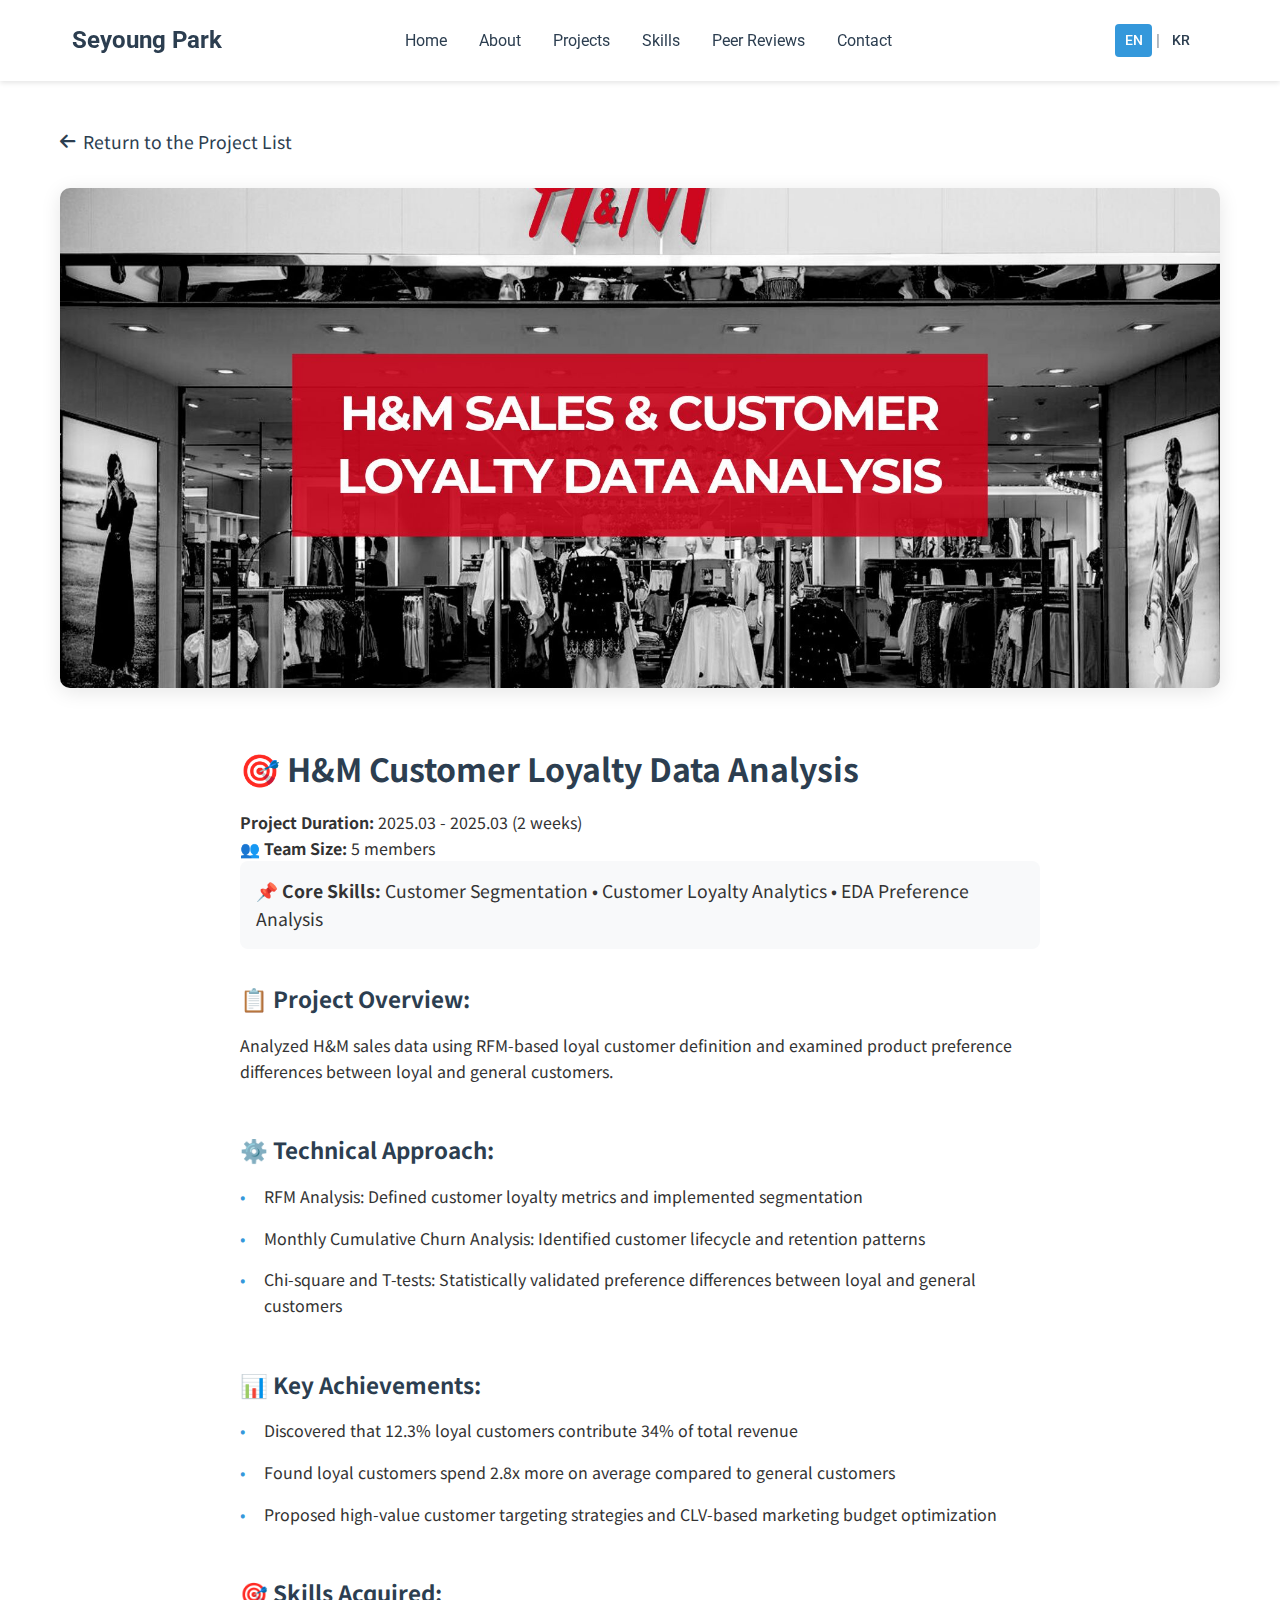
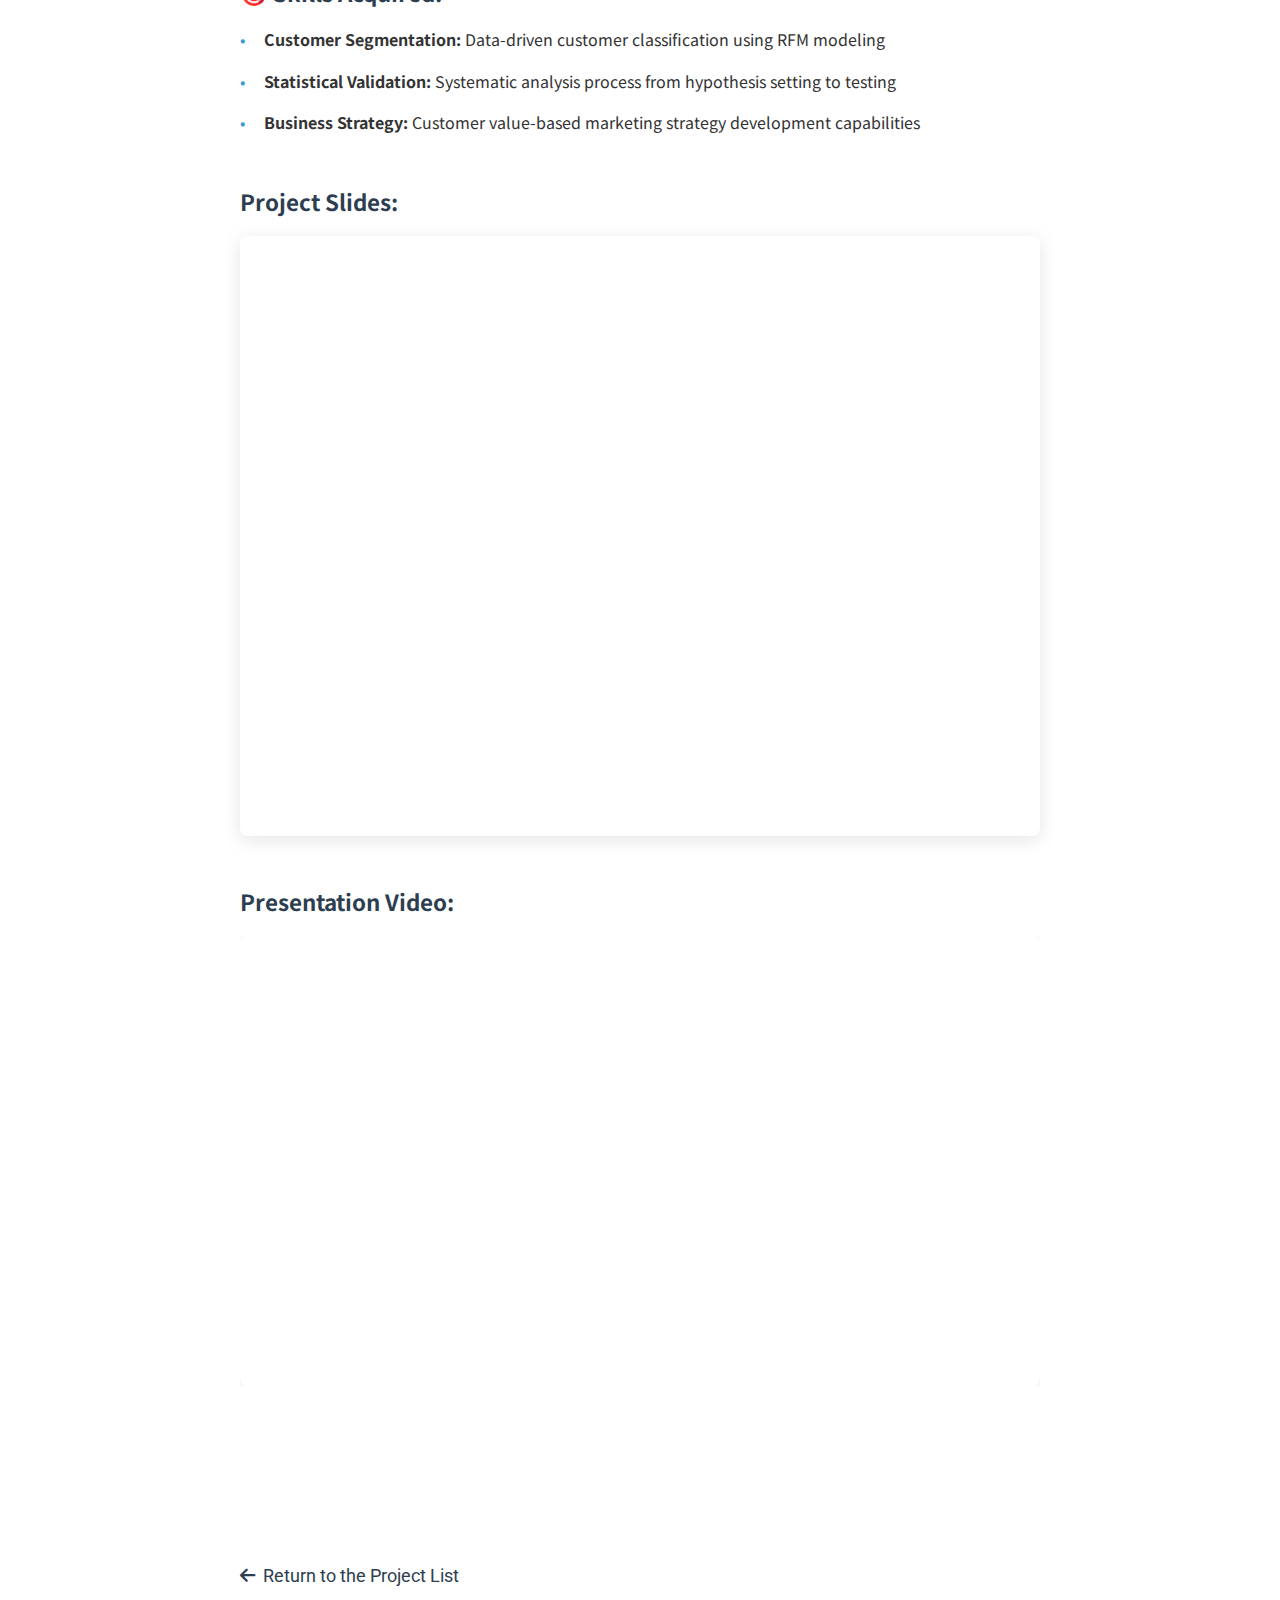
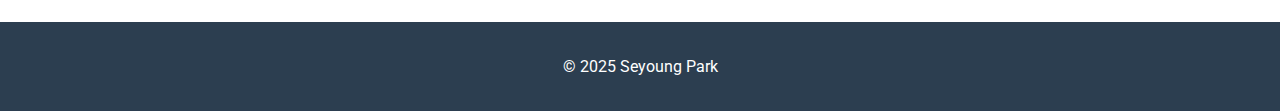
<file: projects/hm-project.html>
<!DOCTYPE html>
<html lang="en">
<head>
    <meta charset="UTF-8">
    <meta name="viewport" content="width=device-width, initial-scale=1.0">
    <title>H&M Customer Loyalty Analysis | Seyoung Park</title>
    <link rel="stylesheet" href="../css/style.css">
    <link rel="stylesheet" href="../css/project-detail.css">
    <link rel="stylesheet" href="https://cdnjs.cloudflare.com/ajax/libs/font-awesome/6.0.0/css/all.min.css">
    <link href="https://fonts.googleapis.com/css2?family=Roboto:wght@300;400;500;700&family=Noto+Sans+KR:wght@400;500&display=swap" rel="stylesheet">
</head>
<body>
    <!-- Navigation -->
    <nav class="navbar">
        <div class="nav-content">
            <div class="logo">
                <a href="../">Seyoung Park</a>
            </div>
            <ul class="nav-links">
                <li><a href="../#home">Home</a></li>
                <li><a href="../#about">About</a></li>
                <li><a href="../#projects">Projects</a></li>
                <li><a href="../#skills">Skills</a></li>
                <li><a href="../#peer-reviews">Peer Reviews</a></li>
                <li><a href="../#contact">Contact</a></li>
            </ul>
            <div class="lang-switcher">
                <a href="./hm-project.html" class="lang-btn active" data-lang="en">EN</a>
                <span class="lang-separator">|</span>
                <a href="../kr/projects/hm-project.html" class="lang-btn" data-lang="kr">KR</a>
            </div>
        </div>
    </nav>

    <!-- Project Detail Section -->
    <section class="project-detail">
        <div class="container">
            <div class="back-link">
                <a href="../#projects"><i class="fas fa-arrow-left"></i> Return to the Project List</a>
            </div>
            
            <div class="project-hero">
                <img src="../images/hm_project.jpg" alt="H&M Project Thumbnail" class="project-thumbnail">
            </div>

            <div class="project-content">
                <h2>🎯 H&M Customer Loyalty Data Analysis</h2>
                <div class="project-meta">
                    <p><strong>Project Duration:</strong> 2025.03 - 2025.03 (2 weeks)</p>
                    <p><strong>👥 Team Size:</strong> 5 members</p>
                </div>
                <div class="core-skills">
                    <strong>📌 Core Skills:</strong> Customer Segmentation • Customer Loyalty Analytics • EDA Preference Analysis
                </div>

                <div class="project-section">
                    <h3>📋 Project Overview:</h3>
                    <p>Analyzed H&M sales data using RFM-based loyal customer definition and examined product preference differences between loyal and general customers.</p>
                </div>

                <div class="project-section">
                    <h3>⚙️ Technical Approach:</h3>
                    <ul>
                        <li>RFM Analysis: Defined customer loyalty metrics and implemented segmentation</li>
                        <li>Monthly Cumulative Churn Analysis: Identified customer lifecycle and retention patterns</li>
                        <li>Chi-square and T-tests: Statistically validated preference differences between loyal and general customers</li>
                    </ul>
                </div>

                <div class="project-section">
                    <h3>📊 Key Achievements:</h3>
                    <ul>
                        <li>Discovered that 12.3% loyal customers contribute 34% of total revenue</li>
                        <li>Found loyal customers spend 2.8x more on average compared to general customers</li>
                        <li>Proposed high-value customer targeting strategies and CLV-based marketing budget optimization</li>
                    </ul>
                </div>

                <div class="project-section">
                    <h3>🎯 Skills Acquired:</h3>
                    <ul>
                        <li><strong>Customer Segmentation:</strong> Data-driven customer classification using RFM modeling</li>
                        <li><strong>Statistical Validation:</strong> Systematic analysis process from hypothesis setting to testing</li>
                        <li><strong>Business Strategy:</strong> Customer value-based marketing strategy development capabilities</li>
                    </ul>
                </div>

                <div class="project-section">
                    <h3>Project Slides:</h3>
                    <div class="pdf-viewer pdf-viewer-slide">
                        <iframe src="https://drive.google.com/file/d/1GQ_7CUQkVNmw3Y2dcH1GHOlFJM_pcpcp/preview" width="100%" height="600" frameborder="0" allowfullscreen></iframe>
                    </div>
                </div>

                <div class="project-section">
                    <h3>Presentation Video:</h3>
                    <div class="video-container">
                        <iframe width="560" height="315" src="https://www.youtube.com/embed/MG_8FS_Xflk?si=K2ro57dn6SIb50VS" title="YouTube video player" frameborder="0" allow="accelerometer; autoplay; clipboard-write; encrypted-media; gyroscope; picture-in-picture; web-share" referrerpolicy="strict-origin-when-cross-origin" allowfullscreen></iframe>
                    </div>
                </div>
            </div>
        </div>
    </section>

    <!-- Bottom Back Link -->
    <div class="container">
        <div class="back-link" style="margin: 2rem auto; max-width: 800px;">
            <a href="../#projects"><i class="fas fa-arrow-left"></i> Return to the Project List</a>
        </div>
    </div>

    <!-- Footer -->
    <footer class="footer">
        <div class="container">
            <p>&copy; 2025 Seyoung Park</p>
        </div>
    </footer>
</body>
</html>
</file>
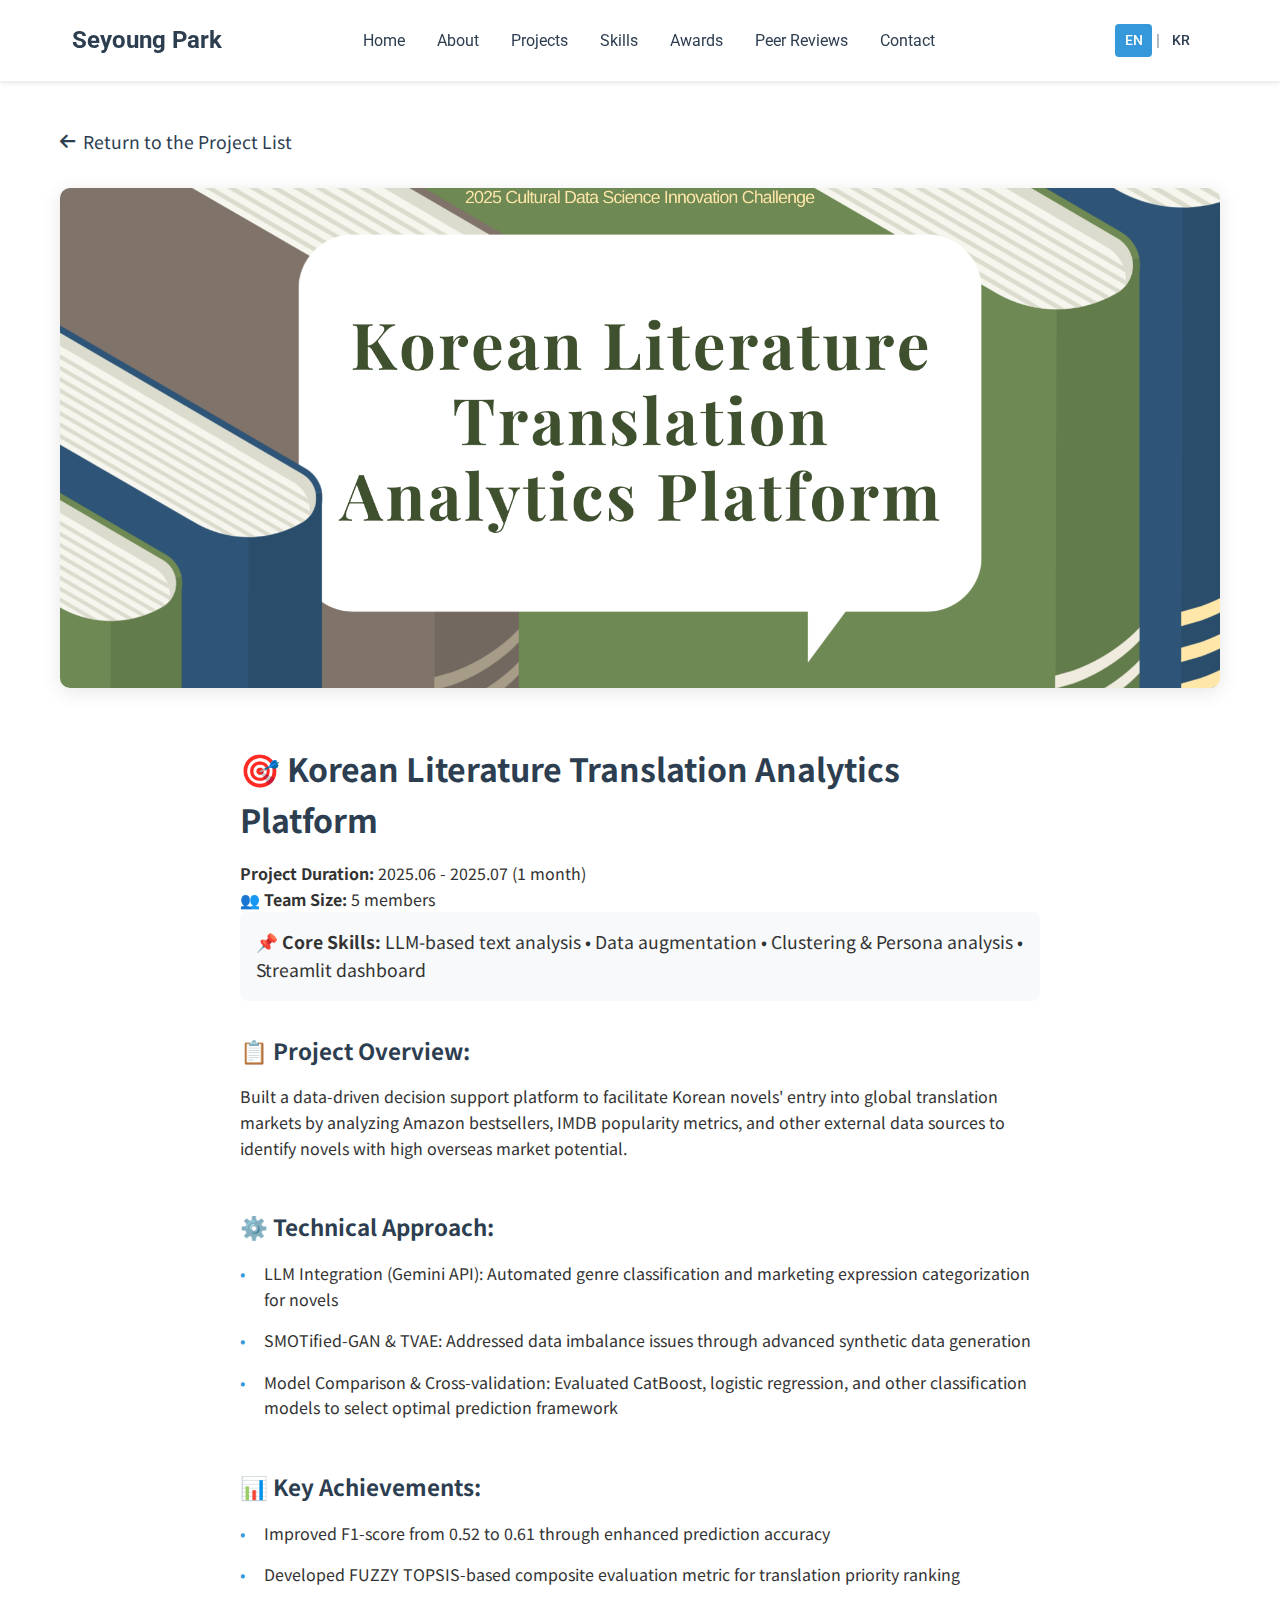
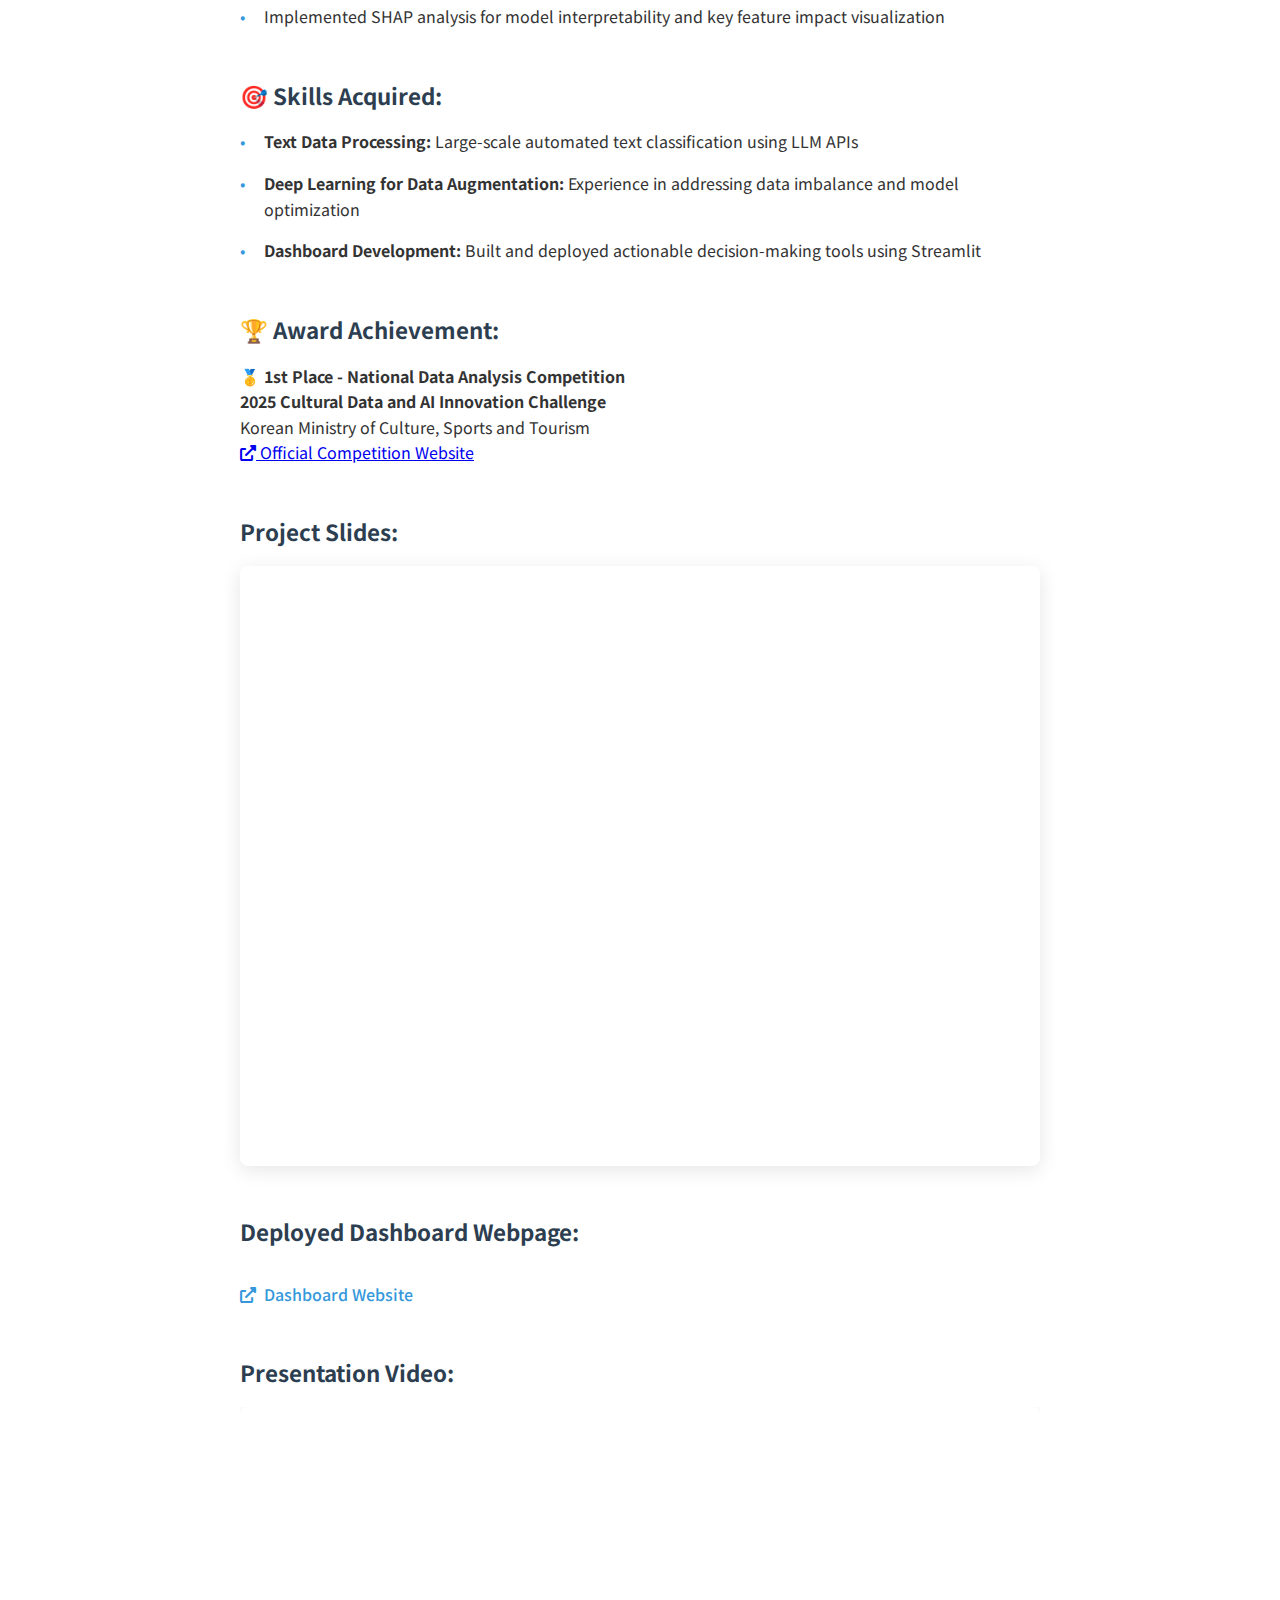
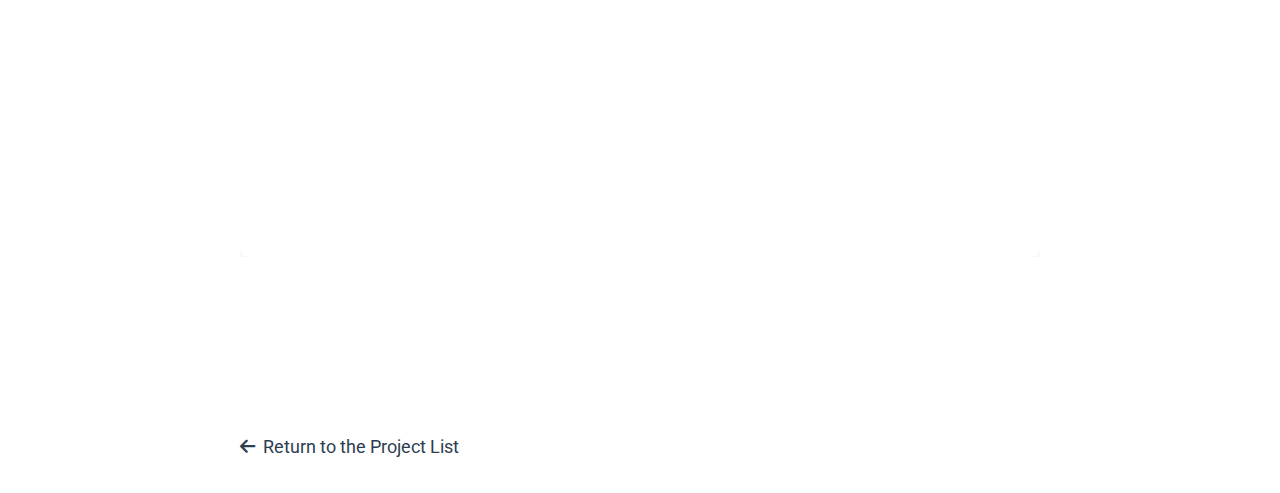
<file: projects/klit-project.html>
<!DOCTYPE html>
<html lang="en">
<head>
    <meta charset="UTF-8">
    <meta name="viewport" content="width=device-width, initial-scale=1.0">
    <title>Korean Literature Translation Analytics Platform | Seyoung Park</title>
    <link rel="stylesheet" href="../css/style.css">
    <link rel="stylesheet" href="../css/project-detail.css">
    <link rel="stylesheet" href="https://cdnjs.cloudflare.com/ajax/libs/font-awesome/6.0.0/css/all.min.css">
    <link href="https://fonts.googleapis.com/css2?family=Roboto:wght@300;400;500;700&family=Noto+Sans+KR:wght@400;500&display=swap" rel="stylesheet">
</head>
<body>
    <!-- Navigation -->
    <nav class="navbar">
        <div class="nav-content">
            <div class="logo">
                <a href="../">Seyoung Park</a>
            </div>
            <ul class="nav-links">
                <li><a href="../#home">Home</a></li>
                <li><a href="../#about">About</a></li>
                <li><a href="../#projects">Projects</a></li>
                <li><a href="../#skills">Skills</a></li>
                <li><a href="../#awards">Awards</a></li>
                <li><a href="../#peer-reviews">Peer Reviews</a></li>
                <li><a href="../#contact">Contact</a></li>
            </ul>
            <div class="lang-switcher">
                <a href="./klit-project.html" class="lang-btn active" data-lang="en">EN</a>
                <span class="lang-separator">|</span>
                <a href="../kr/projects/klit-project.html" class="lang-btn" data-lang="kr">KR</a>
            </div>
        </div>
    </nav>

    <!-- Project Detail Section -->
    <section class="project-detail">
        <div class="container">
            <div class="back-link">
                <a href="../#projects"><i class="fas fa-arrow-left"></i> Return to the Project List</a>
            </div>
            
            <div class="project-hero">
                <img src="../images/klit_project.png" alt="Korean Literature Project Thumbnail" class="project-thumbnail">
            </div>

            <div class="project-content">
                <h2>🎯 Korean Literature Translation Analytics Platform</h2>
                <div class="project-meta">
                    <p><strong>Project Duration:</strong> 2025.06 - 2025.07 (1 month)</p>
                    <p><strong>👥 Team Size:</strong> 5 members</p>
                </div>
                <div class="core-skills">
                    <strong>📌 Core Skills:</strong> LLM-based text analysis • Data augmentation • Clustering & Persona analysis • Streamlit dashboard
                </div>

                <div class="project-section">
                    <h3>📋 Project Overview:</h3>
                    <p>Built a data-driven decision support platform to facilitate Korean novels' entry into global translation markets by analyzing Amazon bestsellers, IMDB popularity metrics, and other external data sources to identify novels with high overseas market potential.</p>
                </div>

                <div class="project-section">
                    <h3>⚙️ Technical Approach:</h3>
                    <ul>
                        <li>LLM Integration (Gemini API): Automated genre classification and marketing expression categorization for novels</li>
                        <li>SMOTified-GAN & TVAE: Addressed data imbalance issues through advanced synthetic data generation</li>
                        <li>Model Comparison & Cross-validation: Evaluated CatBoost, logistic regression, and other classification models to select optimal prediction framework</li>
                    </ul>
                </div>

                <div class="project-section">
                    <h3>📊 Key Achievements:</h3>
                    <ul>
                        <li>Improved F1-score from 0.52 to 0.61 through enhanced prediction accuracy</li>
                        <li>Developed FUZZY TOPSIS-based composite evaluation metric for translation priority ranking</li>
                        <li>Implemented SHAP analysis for model interpretability and key feature impact visualization</li>
                    </ul>
                </div>

                <div class="project-section">
                    <h3>🎯 Skills Acquired:</h3>
                    <ul>
                        <li><strong>Text Data Processing:</strong> Large-scale automated text classification using LLM APIs</li>
                        <li><strong>Deep Learning for Data Augmentation:</strong> Experience in addressing data imbalance and model optimization</li>
                        <li><strong>Dashboard Development:</strong> Built and deployed actionable decision-making tools using Streamlit</li>
                    </ul>
                </div>

                <div class="project-section">
                    <h3>🏆 Award Achievement:</h3>
                    <div class="award-highlight">
                        <p><strong>🥇 1st Place - National Data Analysis Competition</strong></p>
                        <p><strong>2025 Cultural Data and AI Innovation Challenge</strong></p>
                        <p>Korean Ministry of Culture, Sports and Tourism</p>
                        <a href="https://www.culture.go.kr/digicon/" target="_blank" rel="noopener noreferrer" class="award-link">
                            <i class="fas fa-external-link-alt"></i> Official Competition Website
                        </a>
                    </div>
                </div>

                <div class="project-section">
                    <h3>Project Slides:</h3>
                    <div class="pdf-viewer">
                        <iframe src="https://drive.google.com/file/d/1HyaofXSFye00tQcntDPN1TKAMKp5zOQj/preview" width="100%" height="600" frameborder="0" allowfullscreen></iframe>
                    </div>
                </div>

                <div class="project-section">
                    <h3>Deployed Dashboard Webpage:</h3>
                    <a href="https://knovel-dashboard.streamlit.app/" 
                       target="_blank" 
                       class="dashboard-link">
                        <i class="fas fa-external-link-alt"></i> Dashboard Website
                    </a>
                </div>

                <div class="project-section">
                    <h3>Presentation Video:</h3>
                    <div class="video-container">
                        <iframe width="560" height="315" src="https://www.youtube.com/embed/EHaRRQYP6yU?si=SQcR1A7XNS82bY-t" title="YouTube video player" frameborder="0" allow="accelerometer; autoplay; clipboard-write; encrypted-media; gyroscope; picture-in-picture; web-share" referrerpolicy="strict-origin-when-cross-origin" allowfullscreen></iframe>
                    </div>
                </div>
            </div>
        </div>
    </section>

    <!-- Bottom Back Link -->
    <div class="container">
        <div class="back-link" style="margin: 2rem auto; max-width: 800px;">
            <a href="../#projects"><i class="fas fa-arrow-left"></i> Return to the Project List</a>
        </div>
    </div>
</body>
</html>
</file>
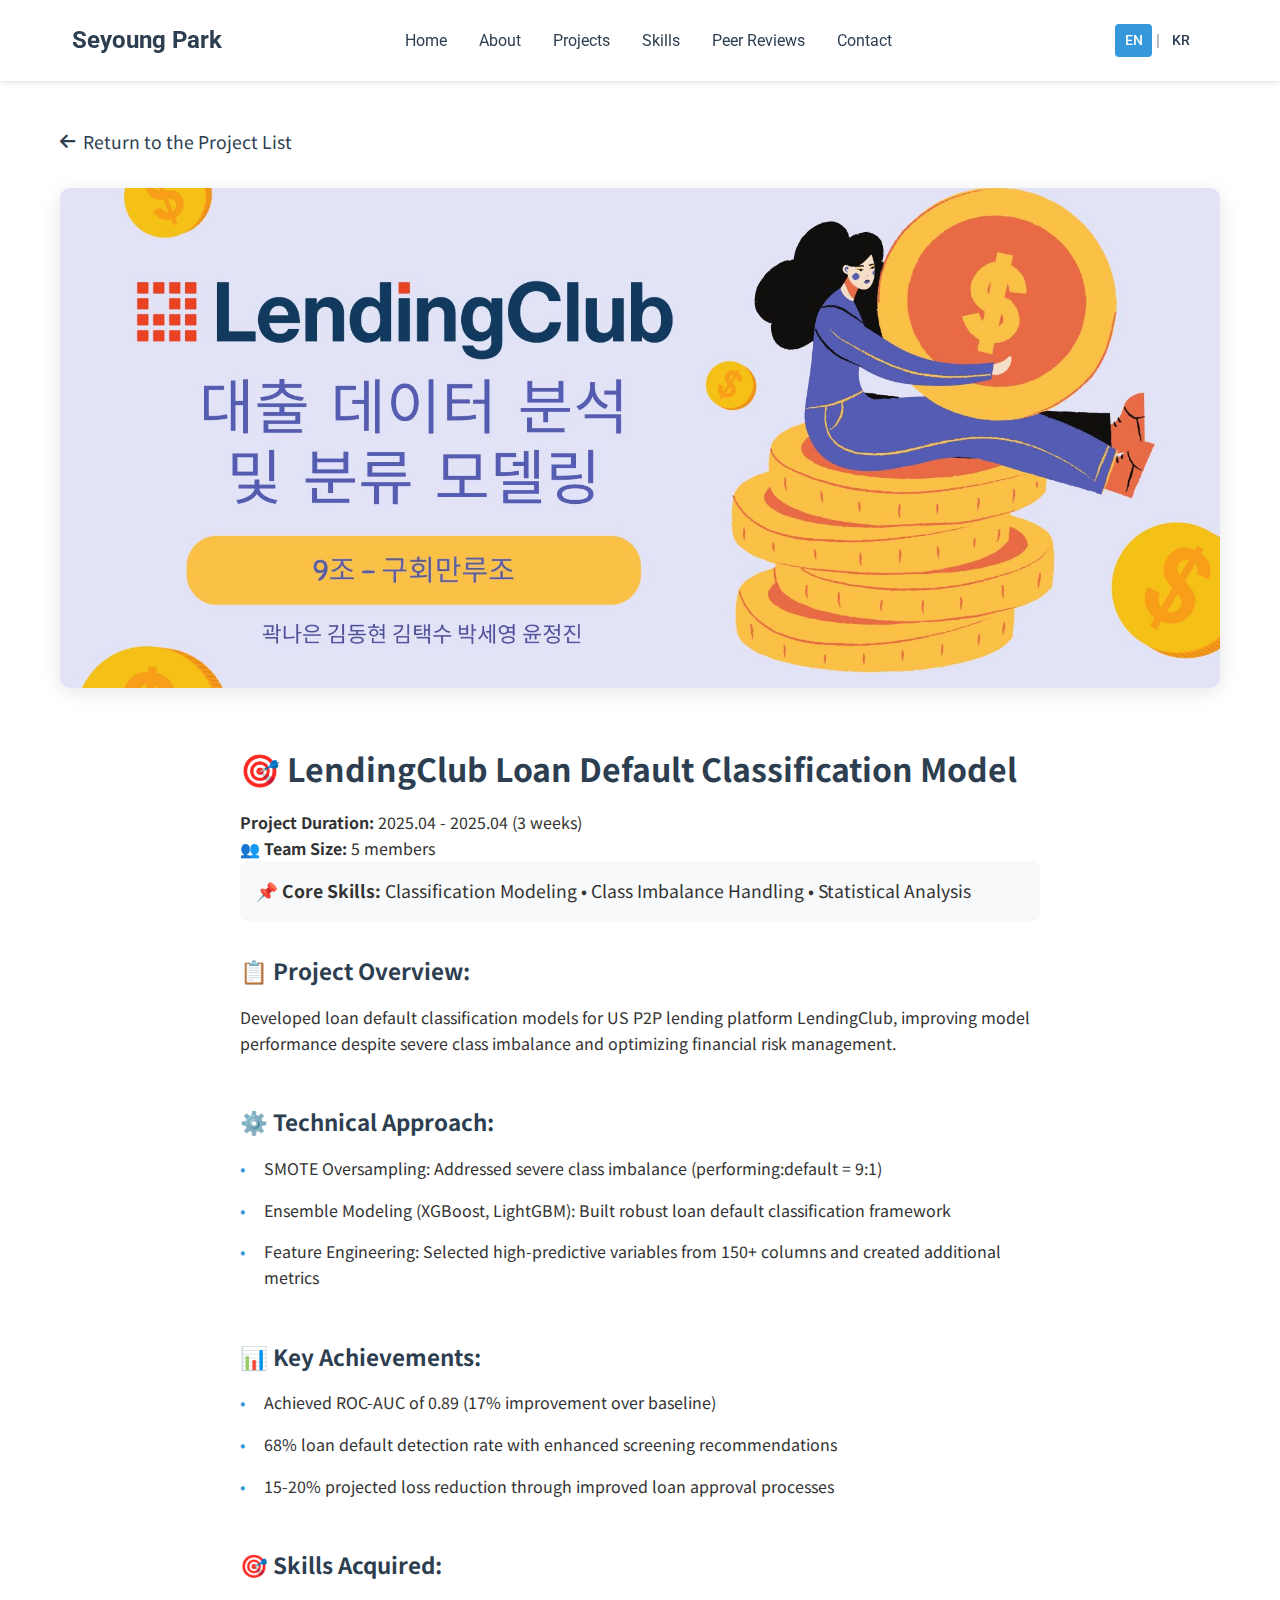
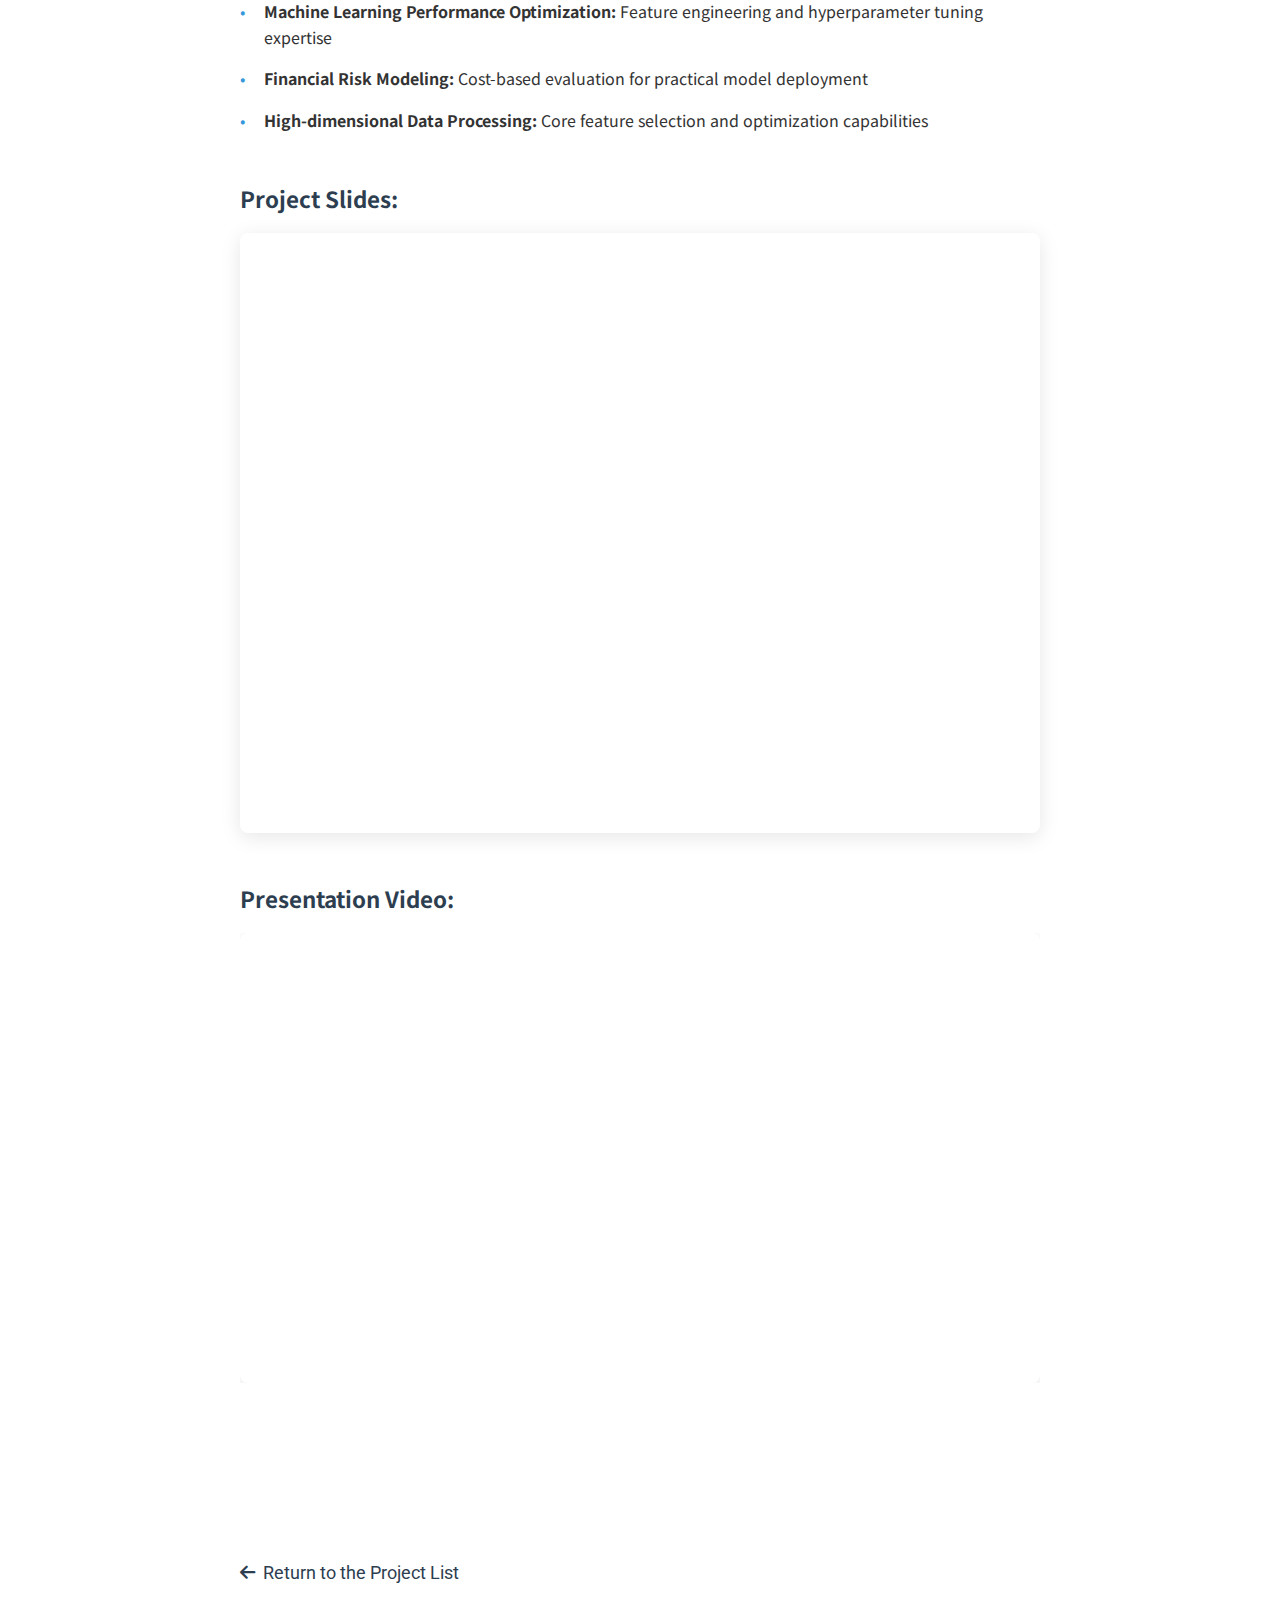
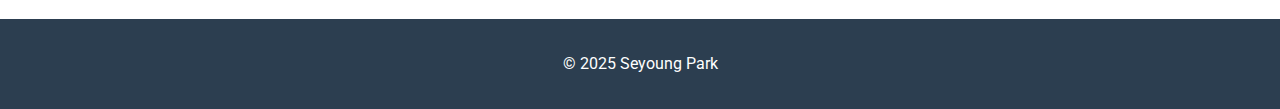
<file: projects/lendingclub-project.html>
<!DOCTYPE html>
<html lang="en">
<head>
    <meta charset="UTF-8">
    <meta name="viewport" content="width=device-width, initial-scale=1.0">
    <title>LendingClub Loan Default Classification Model | Seyoung Park</title>
    <link rel="stylesheet" href="../css/style.css">
    <link rel="stylesheet" href="../css/project-detail.css">
    <link rel="stylesheet" href="https://cdnjs.cloudflare.com/ajax/libs/font-awesome/6.0.0/css/all.min.css">
    <link href="https://fonts.googleapis.com/css2?family=Roboto:wght@300;400;500;700&family=Noto+Sans+KR:wght@400;500&display=swap" rel="stylesheet">
</head>
<body>
    <!-- Navigation -->
    <nav class="navbar">
        <div class="nav-content">
            <div class="logo">
                <a href="../">Seyoung Park</a>
            </div>
            <ul class="nav-links">
                <li><a href="../#home">Home</a></li>
                <li><a href="../#about">About</a></li>
                <li><a href="../#projects">Projects</a></li>
                <li><a href="../#skills">Skills</a></li>
                <li><a href="../#peer-reviews">Peer Reviews</a></li>
                <li><a href="../#contact">Contact</a></li>
            </ul>
            <div class="lang-switcher">
                <a href="./lendingclub-project.html" class="lang-btn active" data-lang="en">EN</a>
                <span class="lang-separator">|</span>
                <a href="../kr/projects/lendingclub-project.html" class="lang-btn" data-lang="kr">KR</a>
            </div>
        </div>
    </nav>

    <!-- Project Detail Section -->
    <section class="project-detail">
        <div class="container">
            <div class="back-link">
                <a href="../#projects"><i class="fas fa-arrow-left"></i> Return to the Project List</a>
            </div>
            
            <div class="project-hero">
                <img src="../images/lending_club_project.jpg" alt="LendingClub Project Thumbnail" class="project-thumbnail">
            </div>

            <div class="project-content">
                <h2>🎯 LendingClub Loan Default Classification Model</h2>
                <div class="project-meta">
                    <p><strong>Project Duration:</strong> 2025.04 - 2025.04 (3 weeks)</p>
                    <p><strong>👥 Team Size:</strong> 5 members</p>
                </div>
                <div class="core-skills">
                    <strong>📌 Core Skills:</strong> Classification Modeling • Class Imbalance Handling • Statistical Analysis
                </div>

                <div class="project-section">
                    <h3>📋 Project Overview:</h3>
                    <p>Developed loan default classification models for US P2P lending platform LendingClub, improving model performance despite severe class imbalance and optimizing financial risk management.</p>
                </div>

                <div class="project-section">
                    <h3>⚙️ Technical Approach:</h3>
                    <ul>
                        <li>SMOTE Oversampling: Addressed severe class imbalance (performing:default = 9:1)</li>
                        <li>Ensemble Modeling (XGBoost, LightGBM): Built robust loan default classification framework</li>
                        <li>Feature Engineering: Selected high-predictive variables from 150+ columns and created additional metrics</li>
                    </ul>
                </div>

                <div class="project-section">
                    <h3>📊 Key Achievements:</h3>
                    <ul>
                        <li>Achieved ROC-AUC of 0.89 (17% improvement over baseline)</li>
                        <li>68% loan default detection rate with enhanced screening recommendations</li>
                        <li>15-20% projected loss reduction through improved loan approval processes</li>
                    </ul>
                </div>

                <div class="project-section">
                    <h3>🎯 Skills Acquired:</h3>
                    <ul>
                        <li><strong>Machine Learning Performance Optimization:</strong> Feature engineering and hyperparameter tuning expertise</li>
                        <li><strong>Financial Risk Modeling:</strong> Cost-based evaluation for practical model deployment</li>
                        <li><strong>High-dimensional Data Processing:</strong> Core feature selection and optimization capabilities</li>
                    </ul>
                </div>

                <div class="project-section">
                    <h3>Project Slides:</h3>
                    <div class="pdf-viewer">
                        <iframe src="https://drive.google.com/file/d/1md8h7q4TnbEyJrEjDLlThVF8Df1afmMU/preview" width="100%" height="600" frameborder="0" allowfullscreen></iframe>
                    </div>
                </div>

                <div class="project-section">
                    <h3>Presentation Video:</h3>
                    <div class="video-container">
                        <iframe width="560" height="315" src="https://www.youtube.com/embed/v1aokWxDX9k?si=lPX3MrpIvh5nNiBy" title="YouTube video player" frameborder="0" allow="accelerometer; autoplay; clipboard-write; encrypted-media; gyroscope; picture-in-picture; web-share" referrerpolicy="strict-origin-when-cross-origin" allowfullscreen></iframe>
                    </div>
                </div>
            </div>
        </div>
    </section>

    <!-- Bottom Back Link -->
    <div class="container">
        <div class="back-link" style="margin: 2rem auto; max-width: 800px;">
            <a href="../#projects"><i class="fas fa-arrow-left"></i> Return to the Project List</a>
        </div>
    </div>

    <!-- Footer -->
    <footer class="footer">
        <div class="container">
            <p>&copy; 2025 Seyoung Park</p>
        </div>
    </footer>
</body>
</html>
</file>
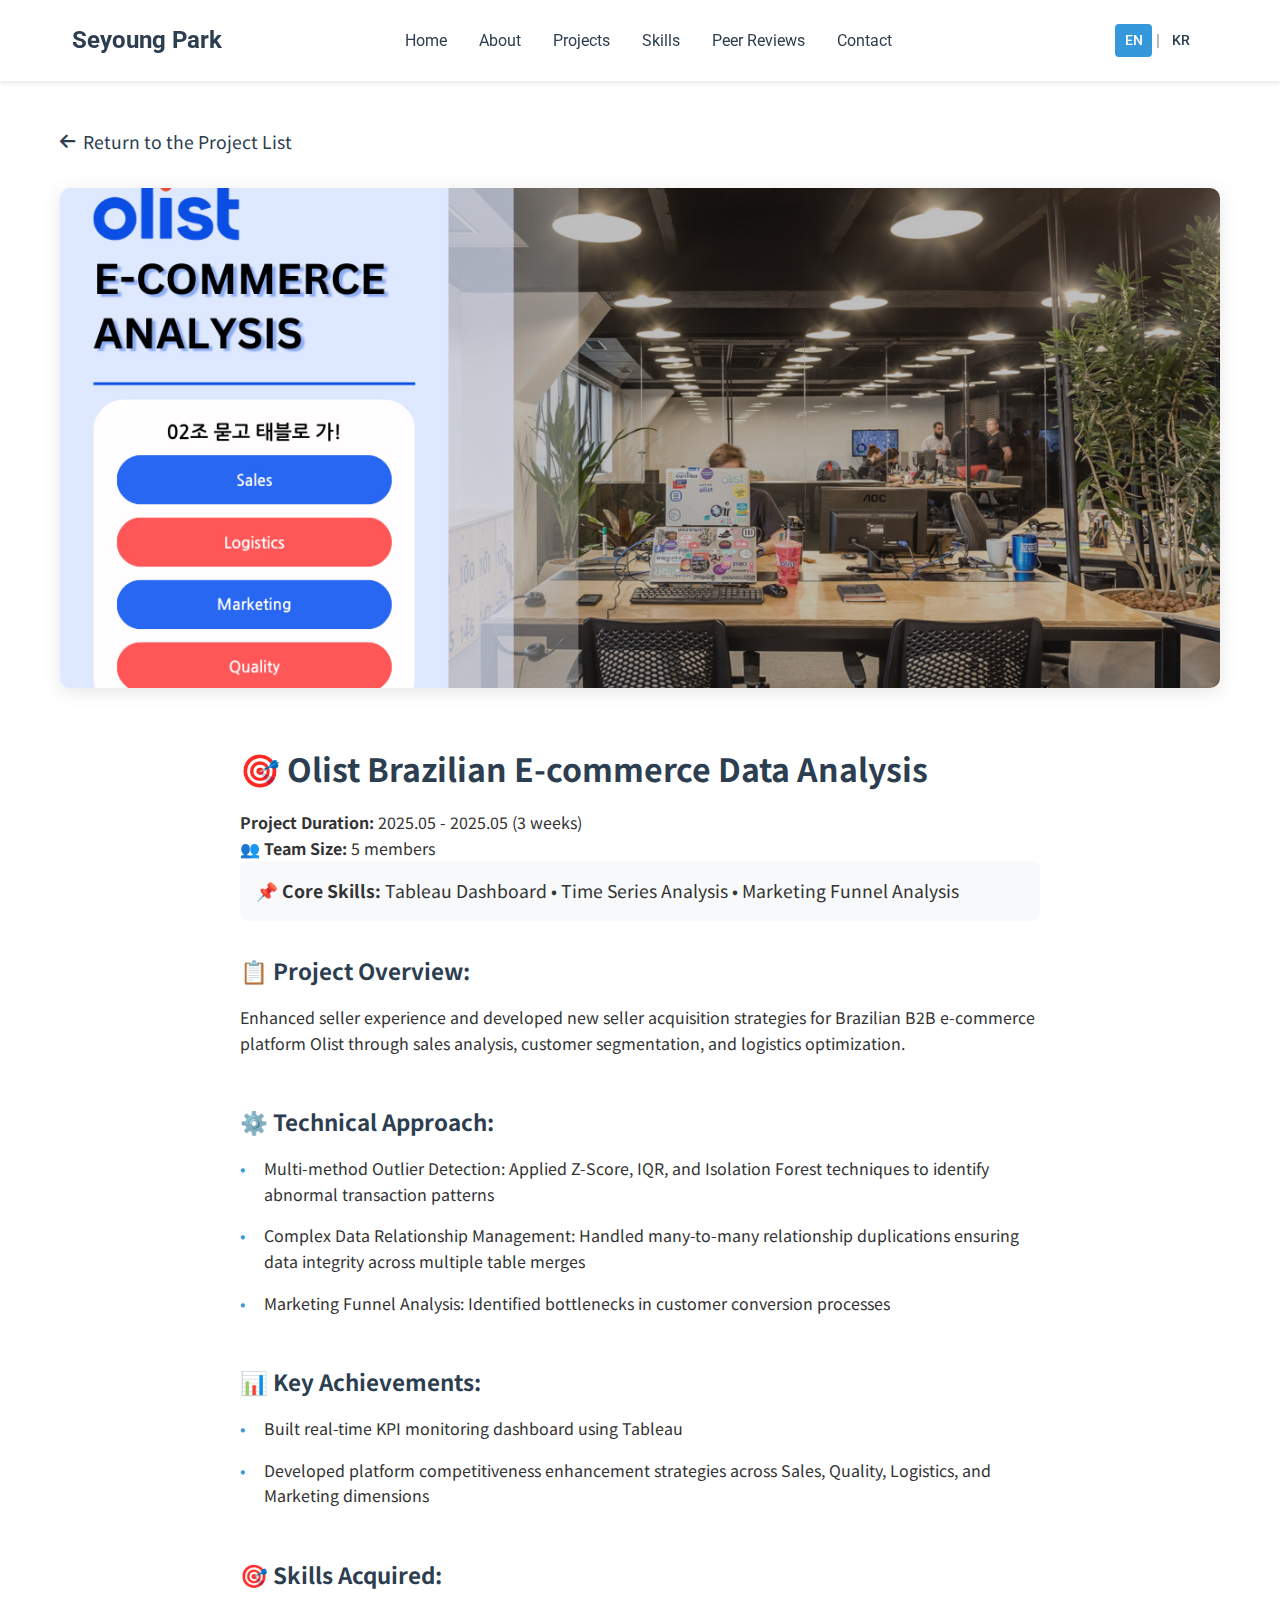
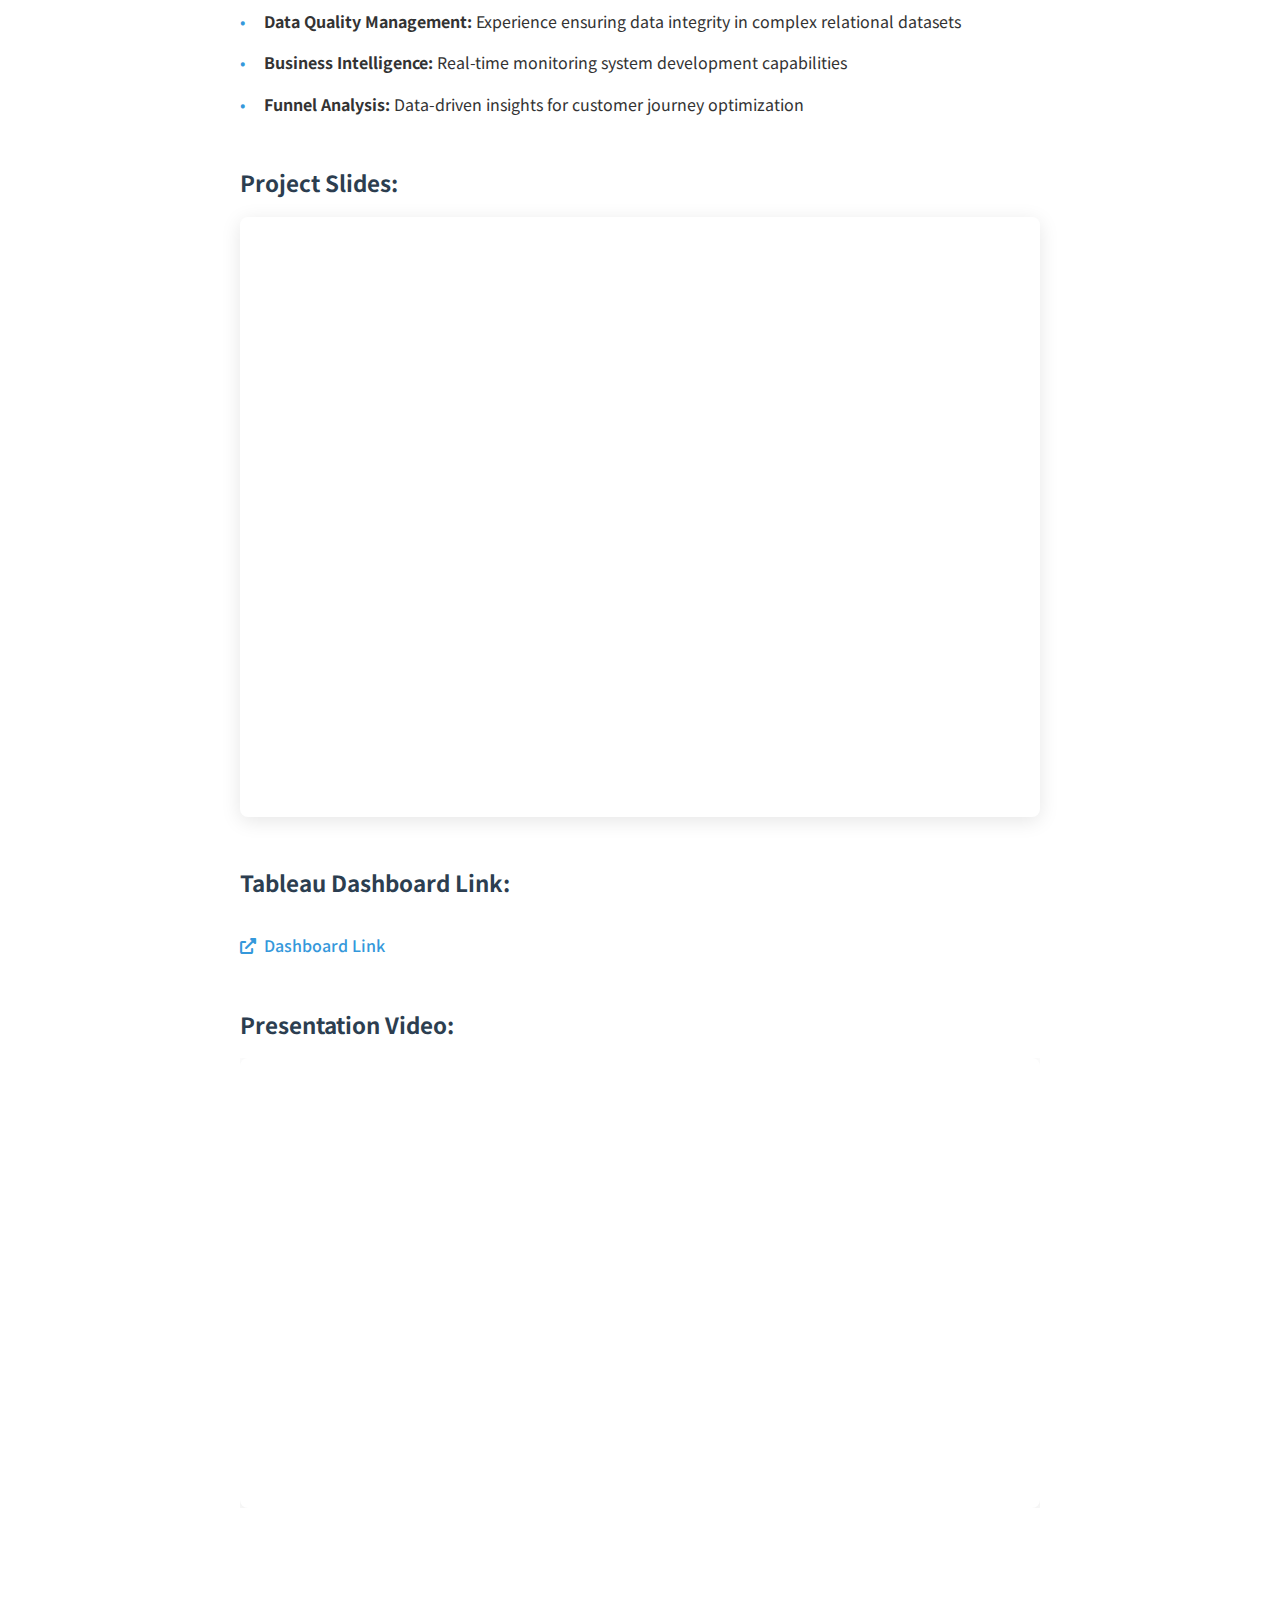
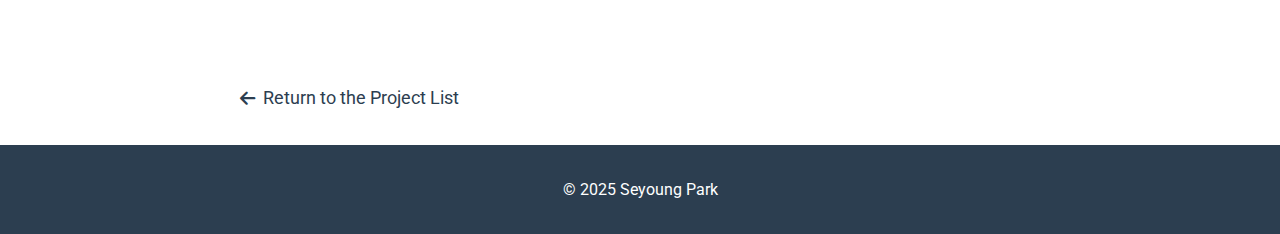
<file: projects/olist-project.html>
<!DOCTYPE html>
<html lang="en">
<head>
    <meta charset="UTF-8">
    <meta name="viewport" content="width=device-width, initial-scale=1.0">
    <title>Olist Brazil E-commerce Data Analysis | Seyoung Park</title>
    <link rel="stylesheet" href="../css/style.css">
    <link rel="stylesheet" href="../css/project-detail.css">
    <link rel="stylesheet" href="https://cdnjs.cloudflare.com/ajax/libs/font-awesome/6.0.0/css/all.min.css">
    <link href="https://fonts.googleapis.com/css2?family=Roboto:wght@300;400;500;700&family=Noto+Sans+KR:wght@400;500&display=swap" rel="stylesheet">
</head>
<body>
    <!-- Navigation -->
    <nav class="navbar">
        <div class="nav-content">
            <div class="logo">
                <a href="../">Seyoung Park</a>
            </div>
            <ul class="nav-links">
                <li><a href="../#home">Home</a></li>
                <li><a href="../#about">About</a></li>
                <li><a href="../#projects">Projects</a></li>
                <li><a href="../#skills">Skills</a></li>
                <li><a href="../#peer-reviews">Peer Reviews</a></li>
                <li><a href="../#contact">Contact</a></li>
            </ul>
            <div class="lang-switcher">
                <a href="./olist-project.html" class="lang-btn active" data-lang="en">EN</a>
                <span class="lang-separator">|</span>
                <a href="../kr/projects/olist-project.html" class="lang-btn" data-lang="kr">KR</a>
            </div>
        </div>
    </nav>

    <!-- Project Detail Section -->
    <section class="project-detail">
        <div class="container">
            <div class="back-link">
                <a href="../#projects"><i class="fas fa-arrow-left"></i> Return to the Project List</a>
            </div>
            
            <div class="project-hero">
                <img src="../images/olist_project.jpg" alt="Olist Project Thumbnail" class="project-thumbnail">
            </div>

            <div class="project-content">
                <h2>🎯 Olist Brazilian E-commerce Data Analysis</h2>
                <div class="project-meta">
                    <p><strong>Project Duration:</strong> 2025.05 - 2025.05 (3 weeks)</p>
                    <p><strong>👥 Team Size:</strong> 5 members</p>
                </div>
                <div class="core-skills">
                    <strong>📌 Core Skills:</strong> Tableau Dashboard • Time Series Analysis • Marketing Funnel Analysis
                </div>

                <div class="project-section">
                    <h3>📋 Project Overview:</h3>
                    <p>Enhanced seller experience and developed new seller acquisition strategies for Brazilian B2B e-commerce platform Olist through sales analysis, customer segmentation, and logistics optimization.</p>
                </div>

                <div class="project-section">
                    <h3>⚙️ Technical Approach:</h3>
                    <ul>
                        <li>Multi-method Outlier Detection: Applied Z-Score, IQR, and Isolation Forest techniques to identify abnormal transaction patterns</li>
                        <li>Complex Data Relationship Management: Handled many-to-many relationship duplications ensuring data integrity across multiple table merges</li>
                        <li>Marketing Funnel Analysis: Identified bottlenecks in customer conversion processes</li>
                    </ul>
                </div>

                <div class="project-section">
                    <h3>📊 Key Achievements:</h3>
                    <ul>
                        <li>Built real-time KPI monitoring dashboard using Tableau</li>
                        <li>Developed platform competitiveness enhancement strategies across Sales, Quality, Logistics, and Marketing dimensions</li>
                    </ul>
                </div>

                <div class="project-section">
                    <h3>🎯 Skills Acquired:</h3>
                    <ul>
                        <li><strong>Data Quality Management:</strong> Experience ensuring data integrity in complex relational datasets</li>
                        <li><strong>Business Intelligence:</strong> Real-time monitoring system development capabilities</li>
                        <li><strong>Funnel Analysis:</strong> Data-driven insights for customer journey optimization</li>
                    </ul>
                </div>

                <div class="project-section">
                    <h3>Project Slides:</h3>
                    <div class="pdf-viewer">
                        <iframe src="https://drive.google.com/file/d/1PJzlkp9LfR8RU3EoidnCc4q7pbrDCCRp/preview" width="100%" height="600" frameborder="0" allowfullscreen></iframe>
                    </div>
                </div>

                <div class="project-section">
                    <h3>Tableau Dashboard Link:</h3>
                    <a href="https://public.tableau.com/app/profile/.17742949/viz/___Olist_Dashboard_main/MainDashboard" 
                       target="_blank" 
                       class="dashboard-link">
                        <i class="fas fa-external-link-alt"></i> Dashboard Link
                    </a>
                </div>

                <div class="project-section">
                    <h3>Presentation Video:</h3>
                    <div class="video-container">
                        <iframe width="560" height="315" src="https://www.youtube.com/embed/Rm-l-FqoFDY?si=PqRmFX01wGN1ert3" title="YouTube video player" frameborder="0" allow="accelerometer; autoplay; clipboard-write; encrypted-media; gyroscope; picture-in-picture; web-share" referrerpolicy="strict-origin-when-cross-origin" allowfullscreen></iframe>
                    </div>
                </div>
            </div>
        </div>
    </section>

    <!-- Bottom Back Link -->
    <div class="container">
        <div class="back-link" style="margin: 2rem auto; max-width: 800px;">
            <a href="../#projects"><i class="fas fa-arrow-left"></i> Return to the Project List</a>
        </div>
    </div>

    <!-- Footer -->
    <footer class="footer">
        <div class="container">
            <p>&copy; 2025 Seyoung Park</p>
        </div>
    </footer>

</body>
</html>
</file>
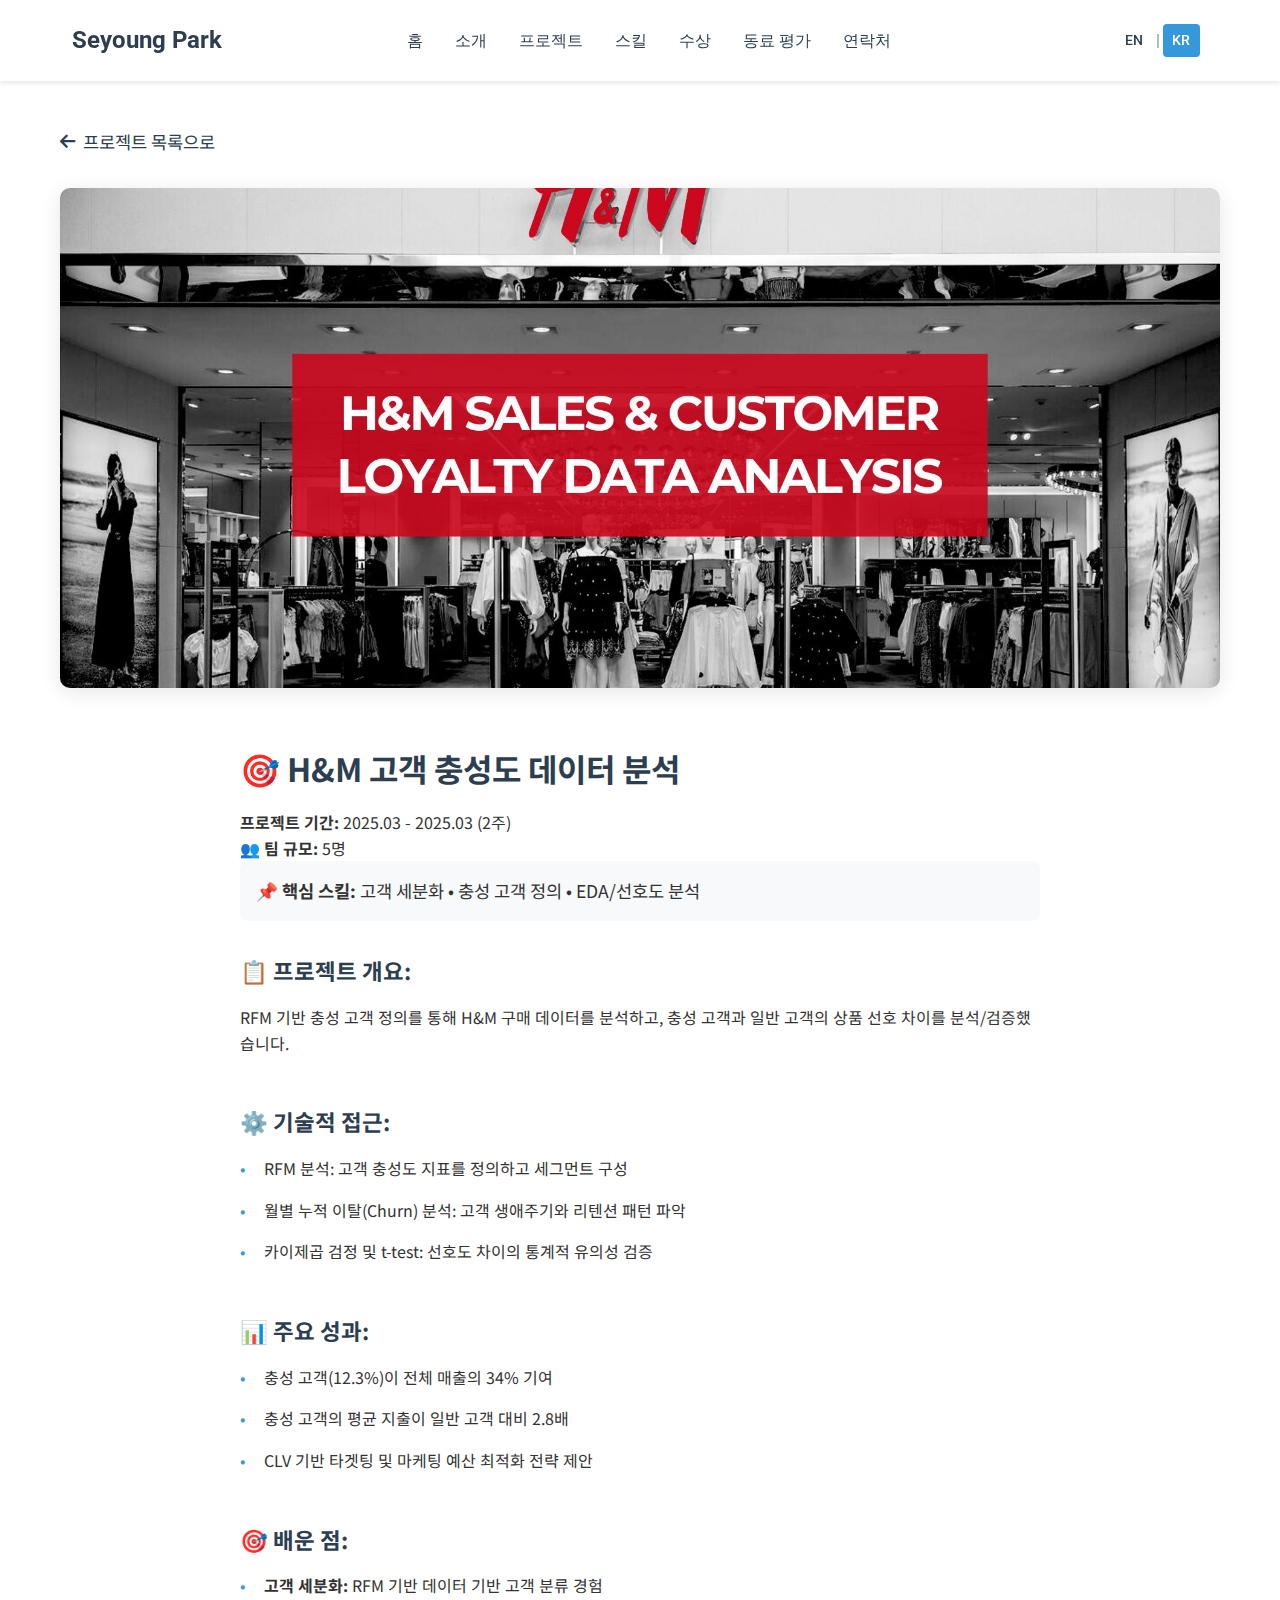
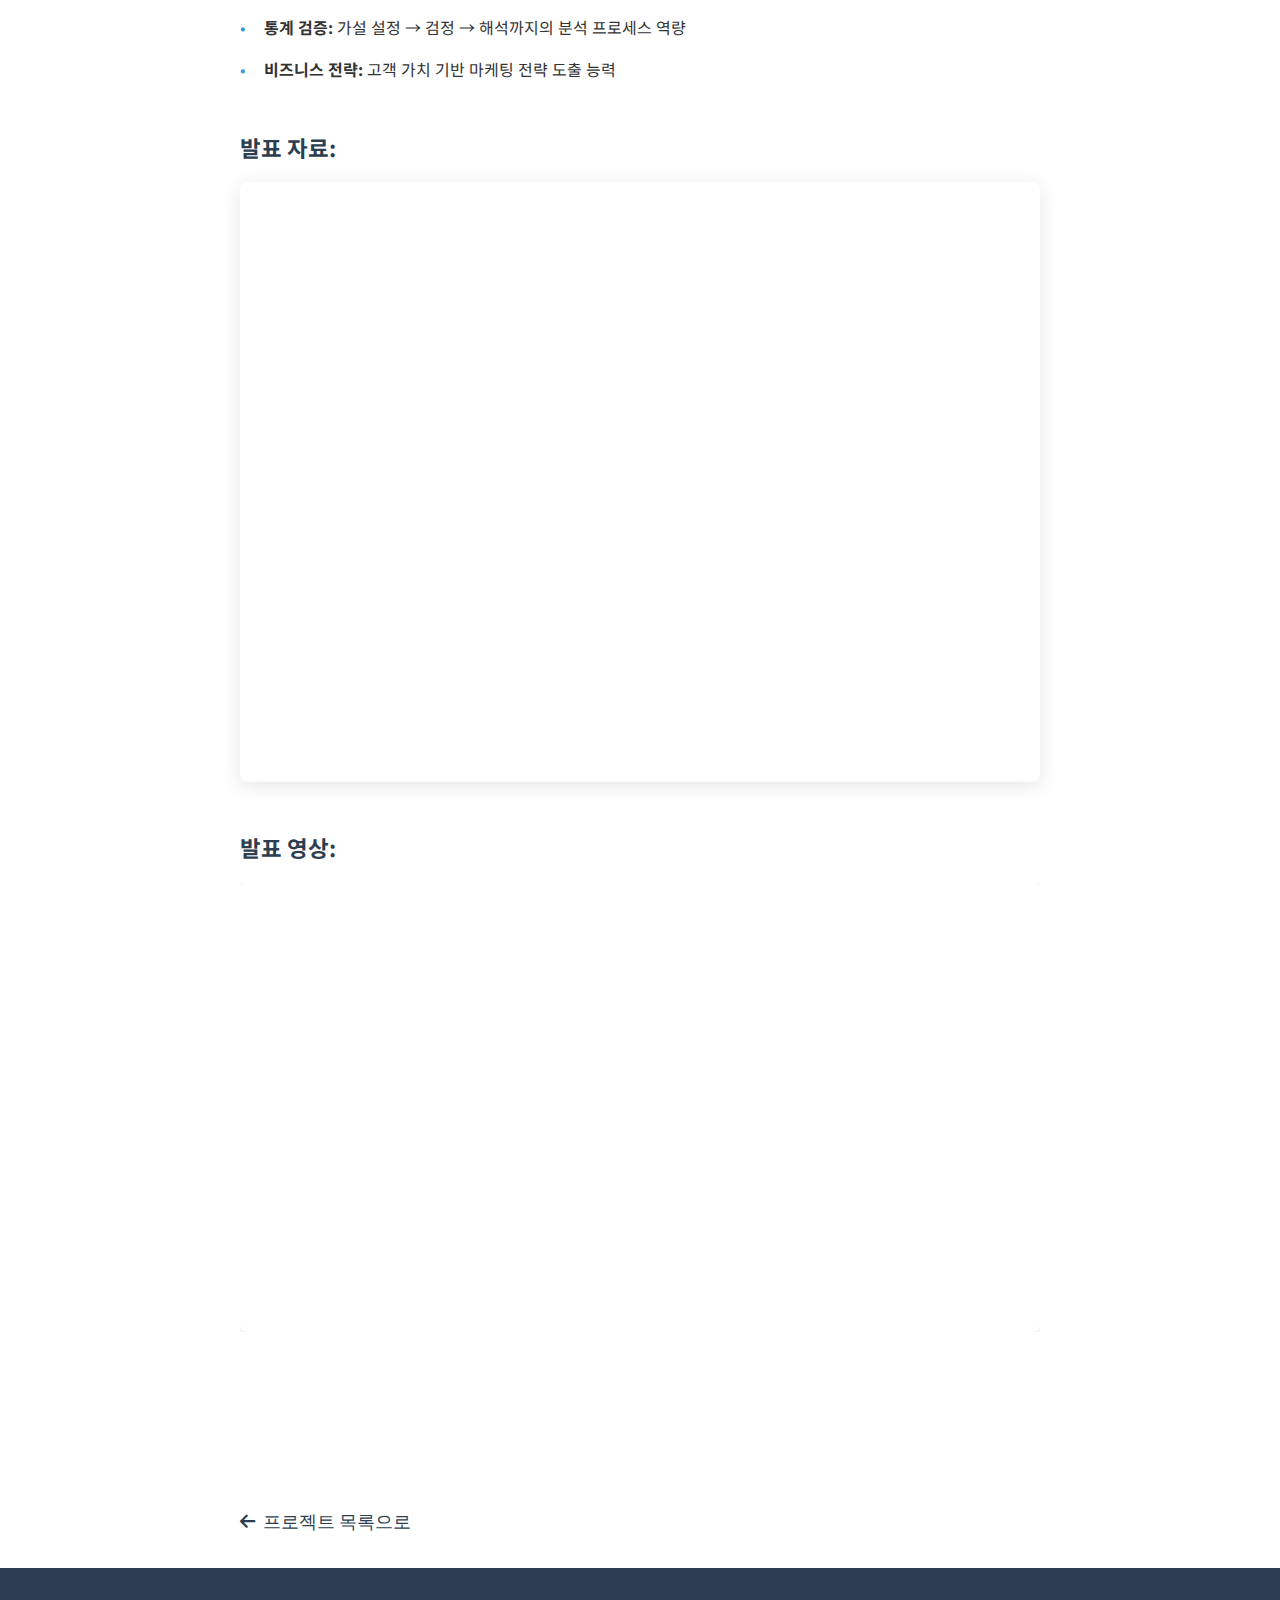
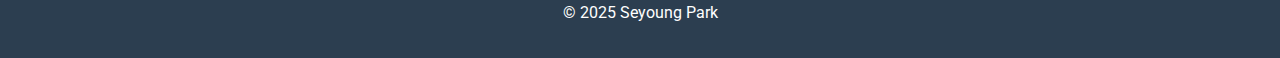
<file: kr/projects/hm-project.html>
<!DOCTYPE html>
<html lang="kr">
<head>
    <meta charset="UTF-8">
    <meta name="viewport" content="width=device-width, initial-scale=1.0">
    <title>H&M 고객 충성도 분석 | Seyoung Park</title>
    <link rel="stylesheet" href="../../css/style.css">
    <link rel="stylesheet" href="../../css/project-detail.css">
    <link rel="stylesheet" href="https://cdnjs.cloudflare.com/ajax/libs/font-awesome/6.0.0/css/all.min.css">
    <link href="https://fonts.googleapis.com/css2?family=Roboto:wght@300;400;500;700&family=Noto+Sans+KR:wght@400;500&display=swap" rel="stylesheet">
</head>
<body>
    <nav class="navbar">
        <div class="nav-content">
            <div class="logo">
                <a href="../">Seyoung Park</a>
            </div>
            <ul class="nav-links">
                <li><a href="../#home">홈</a></li>
                <li><a href="../#about">소개</a></li>
                <li><a href="../#projects">프로젝트</a></li>
                <li><a href="../#skills">스킬</a></li>
                <li><a href="../#awards">수상</a></li>
                <li><a href="../#peer-reviews">동료 평가</a></li>
                <li><a href="../#contact">연락처</a></li>
            </ul>
            <div class="lang-switcher">
                <a href="../../projects/hm-project.html" class="lang-btn" data-lang="en">EN</a>
                <span class="lang-separator">|</span>
                <a href="./hm-project.html" class="lang-btn active" data-lang="kr">KR</a>
            </div>
        </div>
    </nav>

    <section class="project-detail">
        <div class="container">
            <div class="back-link">
                <a href="../#projects"><i class="fas fa-arrow-left"></i> 프로젝트 목록으로</a>
            </div>

            <div class="project-hero">
                <img src="../../images/hm_project.jpg" alt="H&M 프로젝트 썸네일" class="project-thumbnail">
            </div>

            <div class="project-content">
                <h2>🎯 H&M 고객 충성도 데이터 분석</h2>
                <div class="project-meta">
                    <p><strong>프로젝트 기간:</strong> 2025.03 - 2025.03 (2주)</p>
                    <p><strong>👥 팀 규모:</strong> 5명</p>
                </div>
                <div class="core-skills">
                    <strong>📌 핵심 스킬:</strong> 고객 세분화 • 충성 고객 정의 • EDA/선호도 분석
                </div>

                <div class="project-section">
                    <h3>📋 프로젝트 개요:</h3>
                    <p>RFM 기반 충성 고객 정의를 통해 H&M 구매 데이터를 분석하고, 충성 고객과 일반 고객의 상품 선호 차이를 분석/검증했습니다.</p>
                </div>

                <div class="project-section">
                    <h3>⚙️ 기술적 접근:</h3>
                    <ul>
                        <li>RFM 분석: 고객 충성도 지표를 정의하고 세그먼트 구성</li>
                        <li>월별 누적 이탈(Churn) 분석: 고객 생애주기와 리텐션 패턴 파악</li>
                        <li>카이제곱 검정 및 t-test: 선호도 차이의 통계적 유의성 검증</li>
                    </ul>
                </div>

                <div class="project-section">
                    <h3>📊 주요 성과:</h3>
                    <ul>
                        <li>충성 고객(12.3%)이 전체 매출의 34% 기여</li>
                        <li>충성 고객의 평균 지출이 일반 고객 대비 2.8배</li>
                        <li>CLV 기반 타겟팅 및 마케팅 예산 최적화 전략 제안</li>
                    </ul>
                </div>

                <div class="project-section">
                    <h3>🎯 배운 점:</h3>
                    <ul>
                        <li><strong>고객 세분화:</strong> RFM 기반 데이터 기반 고객 분류 경험</li>
                        <li><strong>통계 검증:</strong> 가설 설정 → 검정 → 해석까지의 분석 프로세스 역량</li>
                        <li><strong>비즈니스 전략:</strong> 고객 가치 기반 마케팅 전략 도출 능력</li>
                    </ul>
                </div>

                <div class="project-section">
                    <h3>발표 자료:</h3>
                    <div class="pdf-viewer pdf-viewer-slide">
                        <iframe src="https://drive.google.com/file/d/1GQ_7CUQkVNmw3Y2dcH1GHOlFJM_pcpcp/preview" width="100%" height="600" frameborder="0" allowfullscreen></iframe>
                    </div>
                </div>

                <div class="project-section">
                    <h3>발표 영상:</h3>
                    <div class="video-container">
                        <iframe width="560" height="315" src="https://www.youtube.com/embed/MG_8FS_Xflk?si=K2ro57dn6SIb50VS" title="YouTube video player" frameborder="0" allow="accelerometer; autoplay; clipboard-write; encrypted-media; gyroscope; picture-in-picture; web-share" referrerpolicy="strict-origin-when-cross-origin" allowfullscreen></iframe>
                    </div>
                </div>
            </div>
        </div>
    </section>

    <div class="container">
        <div class="back-link" style="margin: 2rem auto; max-width: 800px;">
            <a href="../#projects"><i class="fas fa-arrow-left"></i> 프로젝트 목록으로</a>
        </div>
    </div>

    <footer class="footer">
        <div class="container">
            <p>&copy; 2025 Seyoung Park</p>
        </div>
    </footer>
</body>
</html>
</file>
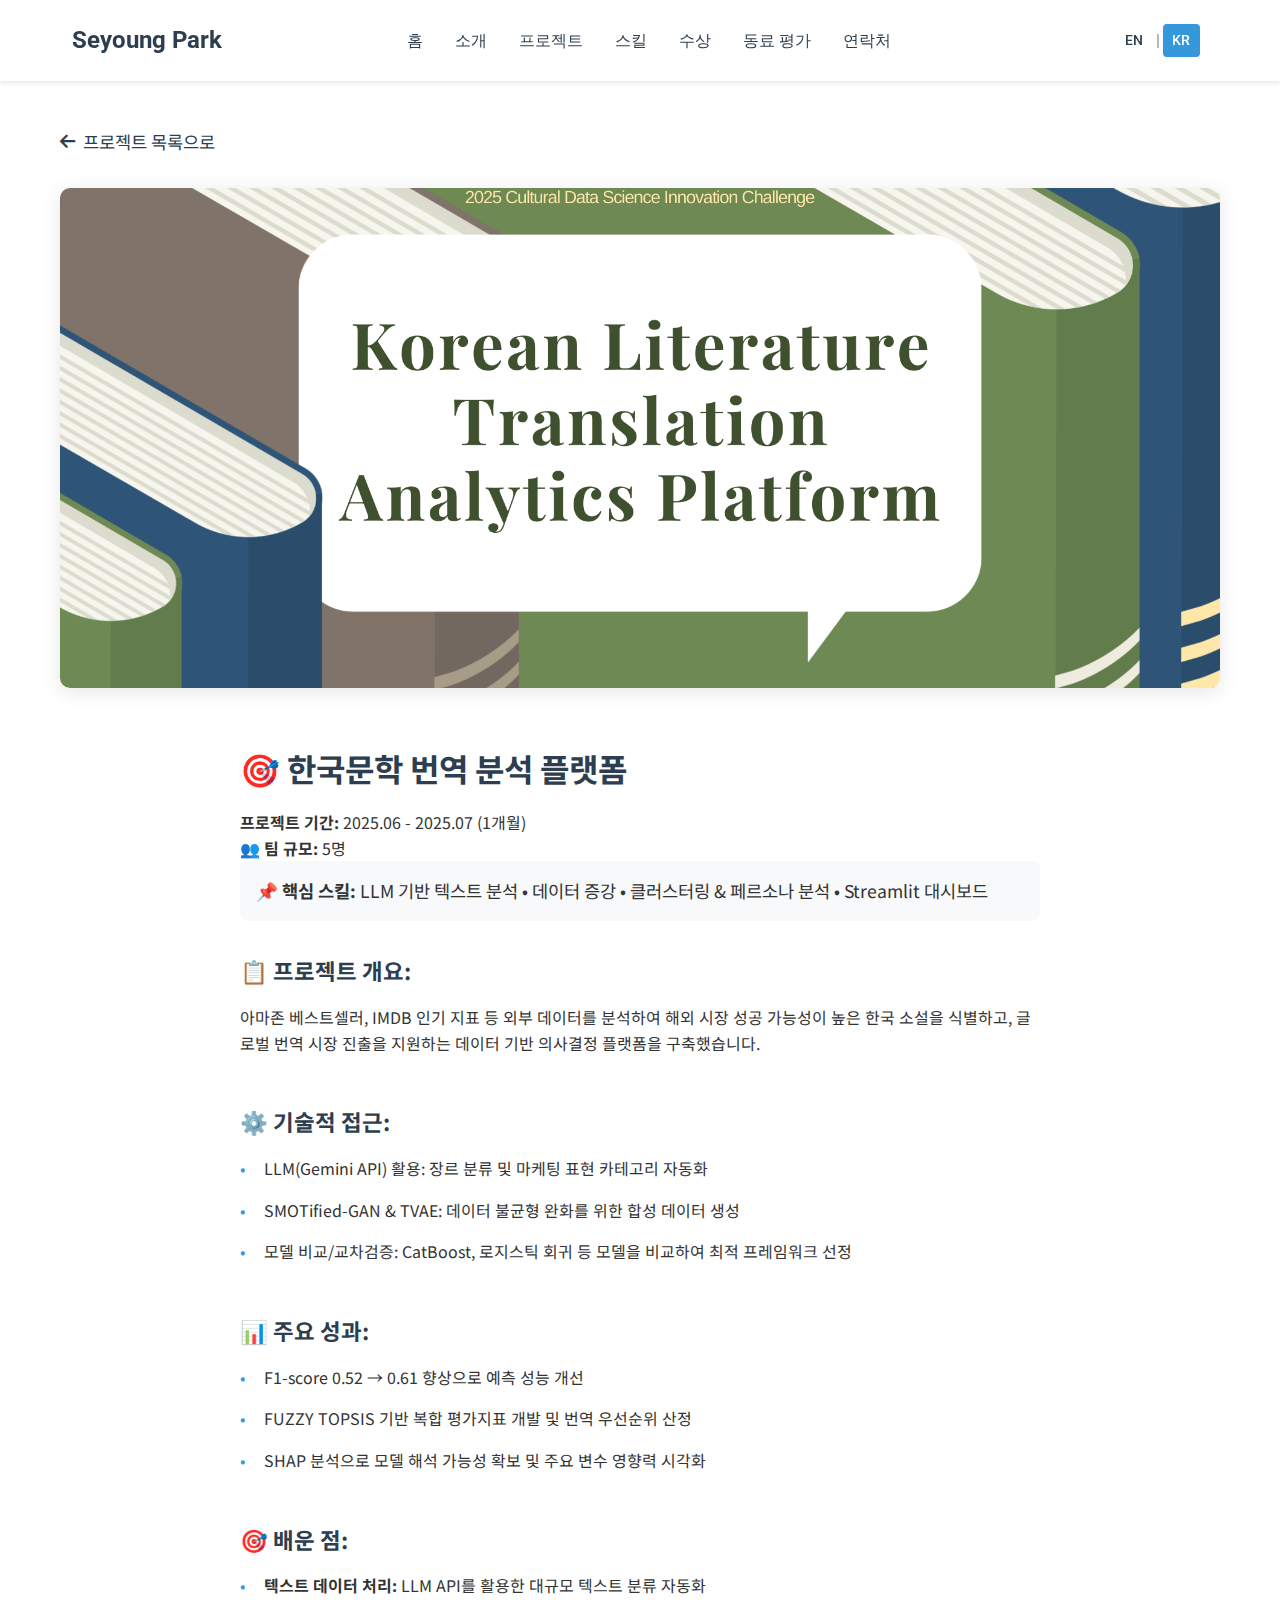
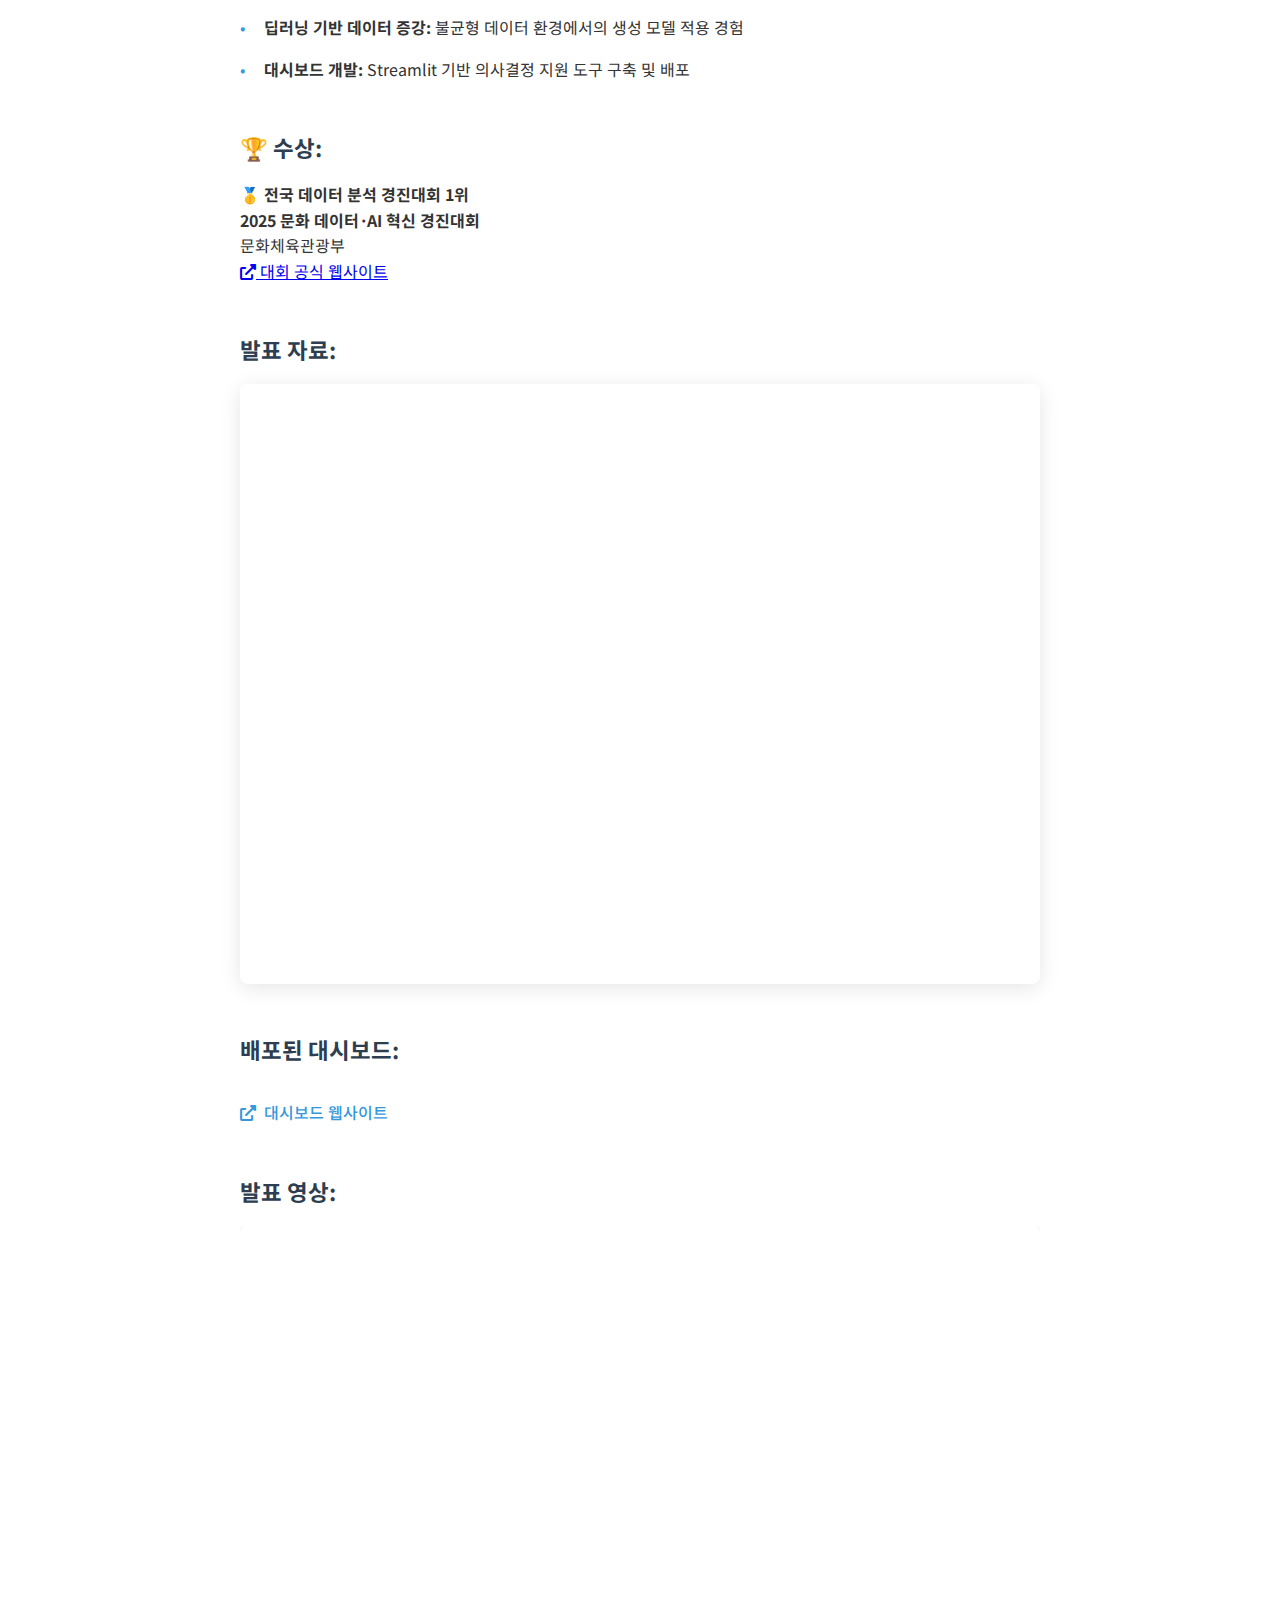
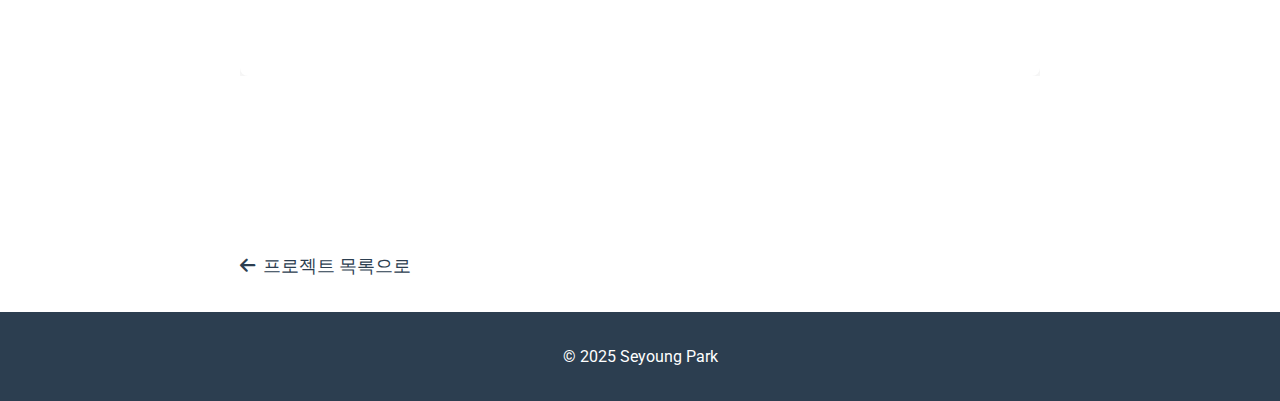
<file: kr/projects/klit-project.html>
<!DOCTYPE html>
<html lang="kr">
<head>
    <meta charset="UTF-8">
    <meta name="viewport" content="width=device-width, initial-scale=1.0">
    <title>한국문학 번역 분석 플랫폼 | Seyoung Park</title>
    <link rel="stylesheet" href="../../css/style.css">
    <link rel="stylesheet" href="../../css/project-detail.css">
    <link rel="stylesheet" href="https://cdnjs.cloudflare.com/ajax/libs/font-awesome/6.0.0/css/all.min.css">
    <link href="https://fonts.googleapis.com/css2?family=Roboto:wght@300;400;500;700&family=Noto+Sans+KR:wght@400;500&display=swap" rel="stylesheet">
</head>
<body>
    <nav class="navbar">
        <div class="nav-content">
            <div class="logo">
                <a href="../">Seyoung Park</a>
            </div>
            <ul class="nav-links">
                <li><a href="../#home">홈</a></li>
                <li><a href="../#about">소개</a></li>
                <li><a href="../#projects">프로젝트</a></li>
                <li><a href="../#skills">스킬</a></li>
                <li><a href="../#awards">수상</a></li>
                <li><a href="../#peer-reviews">동료 평가</a></li>
                <li><a href="../#contact">연락처</a></li>
            </ul>
            <div class="lang-switcher">
                <a href="../../projects/klit-project.html" class="lang-btn" data-lang="en">EN</a>
                <span class="lang-separator">|</span>
                <a href="./klit-project.html" class="lang-btn active" data-lang="kr">KR</a>
            </div>
        </div>
    </nav>

    <section class="project-detail">
        <div class="container">
            <div class="back-link">
                <a href="../#projects"><i class="fas fa-arrow-left"></i> 프로젝트 목록으로</a>
            </div>

            <div class="project-hero">
                <img src="../../images/klit_project.png" alt="한국문학 번역 분석 플랫폼 썸네일" class="project-thumbnail">
            </div>

            <div class="project-content">
                <h2>🎯 한국문학 번역 분석 플랫폼</h2>
                <div class="project-meta">
                    <p><strong>프로젝트 기간:</strong> 2025.06 - 2025.07 (1개월)</p>
                    <p><strong>👥 팀 규모:</strong> 5명</p>
                </div>
                <div class="core-skills">
                    <strong>📌 핵심 스킬:</strong> LLM 기반 텍스트 분석 • 데이터 증강 • 클러스터링 & 페르소나 분석 • Streamlit 대시보드
                </div>

                <div class="project-section">
                    <h3>📋 프로젝트 개요:</h3>
                    <p>아마존 베스트셀러, IMDB 인기 지표 등 외부 데이터를 분석하여 해외 시장 성공 가능성이 높은 한국 소설을 식별하고, 글로벌 번역 시장 진출을 지원하는 데이터 기반 의사결정 플랫폼을 구축했습니다.</p>
                </div>

                <div class="project-section">
                    <h3>⚙️ 기술적 접근:</h3>
                    <ul>
                        <li>LLM(Gemini API) 활용: 장르 분류 및 마케팅 표현 카테고리 자동화</li>
                        <li>SMOTified-GAN & TVAE: 데이터 불균형 완화를 위한 합성 데이터 생성</li>
                        <li>모델 비교/교차검증: CatBoost, 로지스틱 회귀 등 모델을 비교하여 최적 프레임워크 선정</li>
                    </ul>
                </div>

                <div class="project-section">
                    <h3>📊 주요 성과:</h3>
                    <ul>
                        <li>F1-score 0.52 → 0.61 향상으로 예측 성능 개선</li>
                        <li>FUZZY TOPSIS 기반 복합 평가지표 개발 및 번역 우선순위 산정</li>
                        <li>SHAP 분석으로 모델 해석 가능성 확보 및 주요 변수 영향력 시각화</li>
                    </ul>
                </div>

                <div class="project-section">
                    <h3>🎯 배운 점:</h3>
                    <ul>
                        <li><strong>텍스트 데이터 처리:</strong> LLM API를 활용한 대규모 텍스트 분류 자동화</li>
                        <li><strong>딥러닝 기반 데이터 증강:</strong> 불균형 데이터 환경에서의 생성 모델 적용 경험</li>
                        <li><strong>대시보드 개발:</strong> Streamlit 기반 의사결정 지원 도구 구축 및 배포</li>
                    </ul>
                </div>

                <div class="project-section">
                    <h3>🏆 수상:</h3>
                    <div class="award-highlight">
                        <p><strong>🥇 전국 데이터 분석 경진대회 1위</strong></p>
                        <p><strong>2025 문화 데이터·AI 혁신 경진대회</strong></p>
                        <p>문화체육관광부</p>
                        <a href="https://www.culture.go.kr/digicon/" target="_blank" rel="noopener noreferrer" class="award-link">
                            <i class="fas fa-external-link-alt"></i> 대회 공식 웹사이트
                        </a>
                    </div>
                </div>

                <div class="project-section">
                    <h3>발표 자료:</h3>
                    <div class="pdf-viewer">
                        <iframe src="https://drive.google.com/file/d/1HyaofXSFye00tQcntDPN1TKAMKp5zOQj/preview" width="100%" height="600" frameborder="0" allowfullscreen></iframe>
                    </div>
                </div>

                <div class="project-section">
                    <h3>배포된 대시보드:</h3>
                    <a href="https://knovel-dashboard.streamlit.app/" target="_blank" class="dashboard-link">
                        <i class="fas fa-external-link-alt"></i> 대시보드 웹사이트
                    </a>
                </div>

                <div class="project-section">
                    <h3>발표 영상:</h3>
                    <div class="video-container">
                        <iframe width="560" height="315" src="https://www.youtube.com/embed/EHaRRQYP6yU?si=SQcR1A7XNS82bY-t" title="YouTube video player" frameborder="0" allow="accelerometer; autoplay; clipboard-write; encrypted-media; gyroscope; picture-in-picture; web-share" referrerpolicy="strict-origin-when-cross-origin" allowfullscreen></iframe>
                    </div>
                </div>
            </div>
        </div>
    </section>

    <div class="container">
        <div class="back-link" style="margin: 2rem auto; max-width: 800px;">
            <a href="../#projects"><i class="fas fa-arrow-left"></i> 프로젝트 목록으로</a>
        </div>
    </div>

    <footer class="footer">
        <div class="container">
            <p>&copy; 2025 Seyoung Park</p>
        </div>
    </footer>
</body>
</html>
</file>
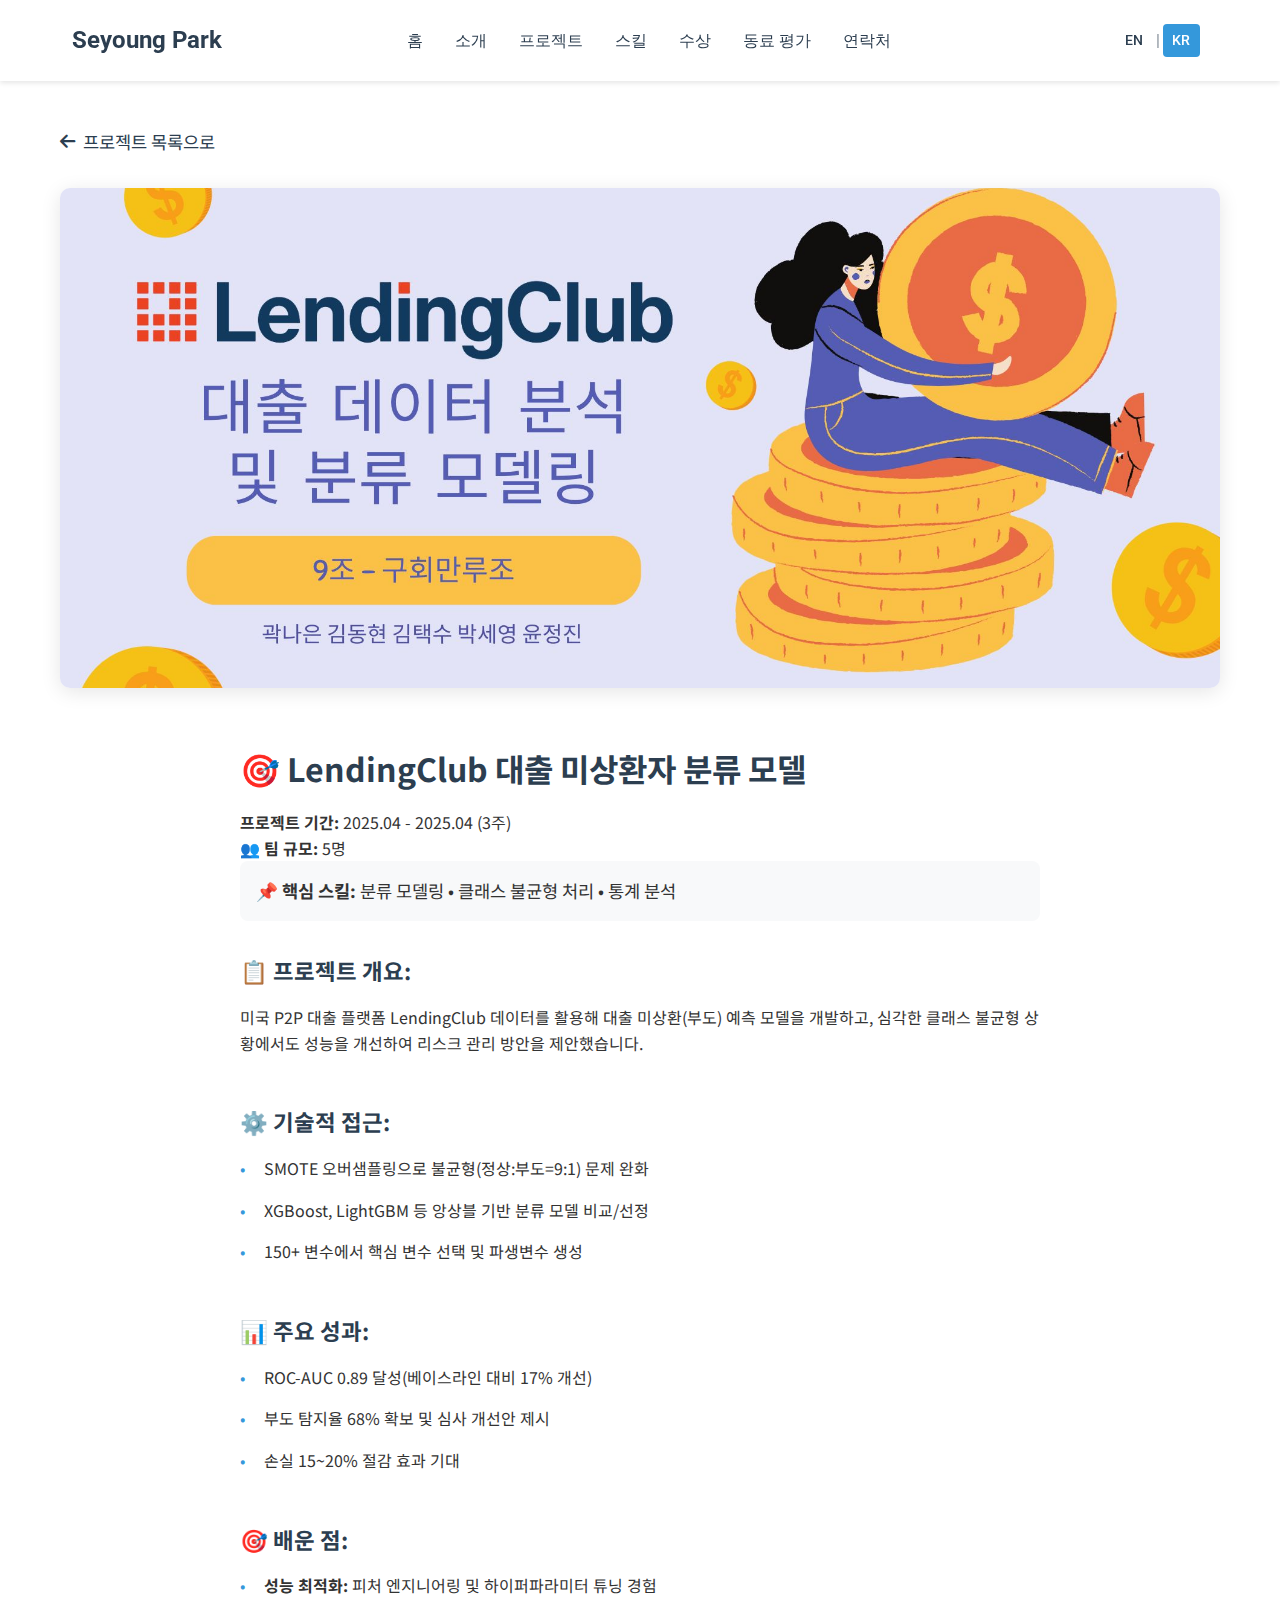
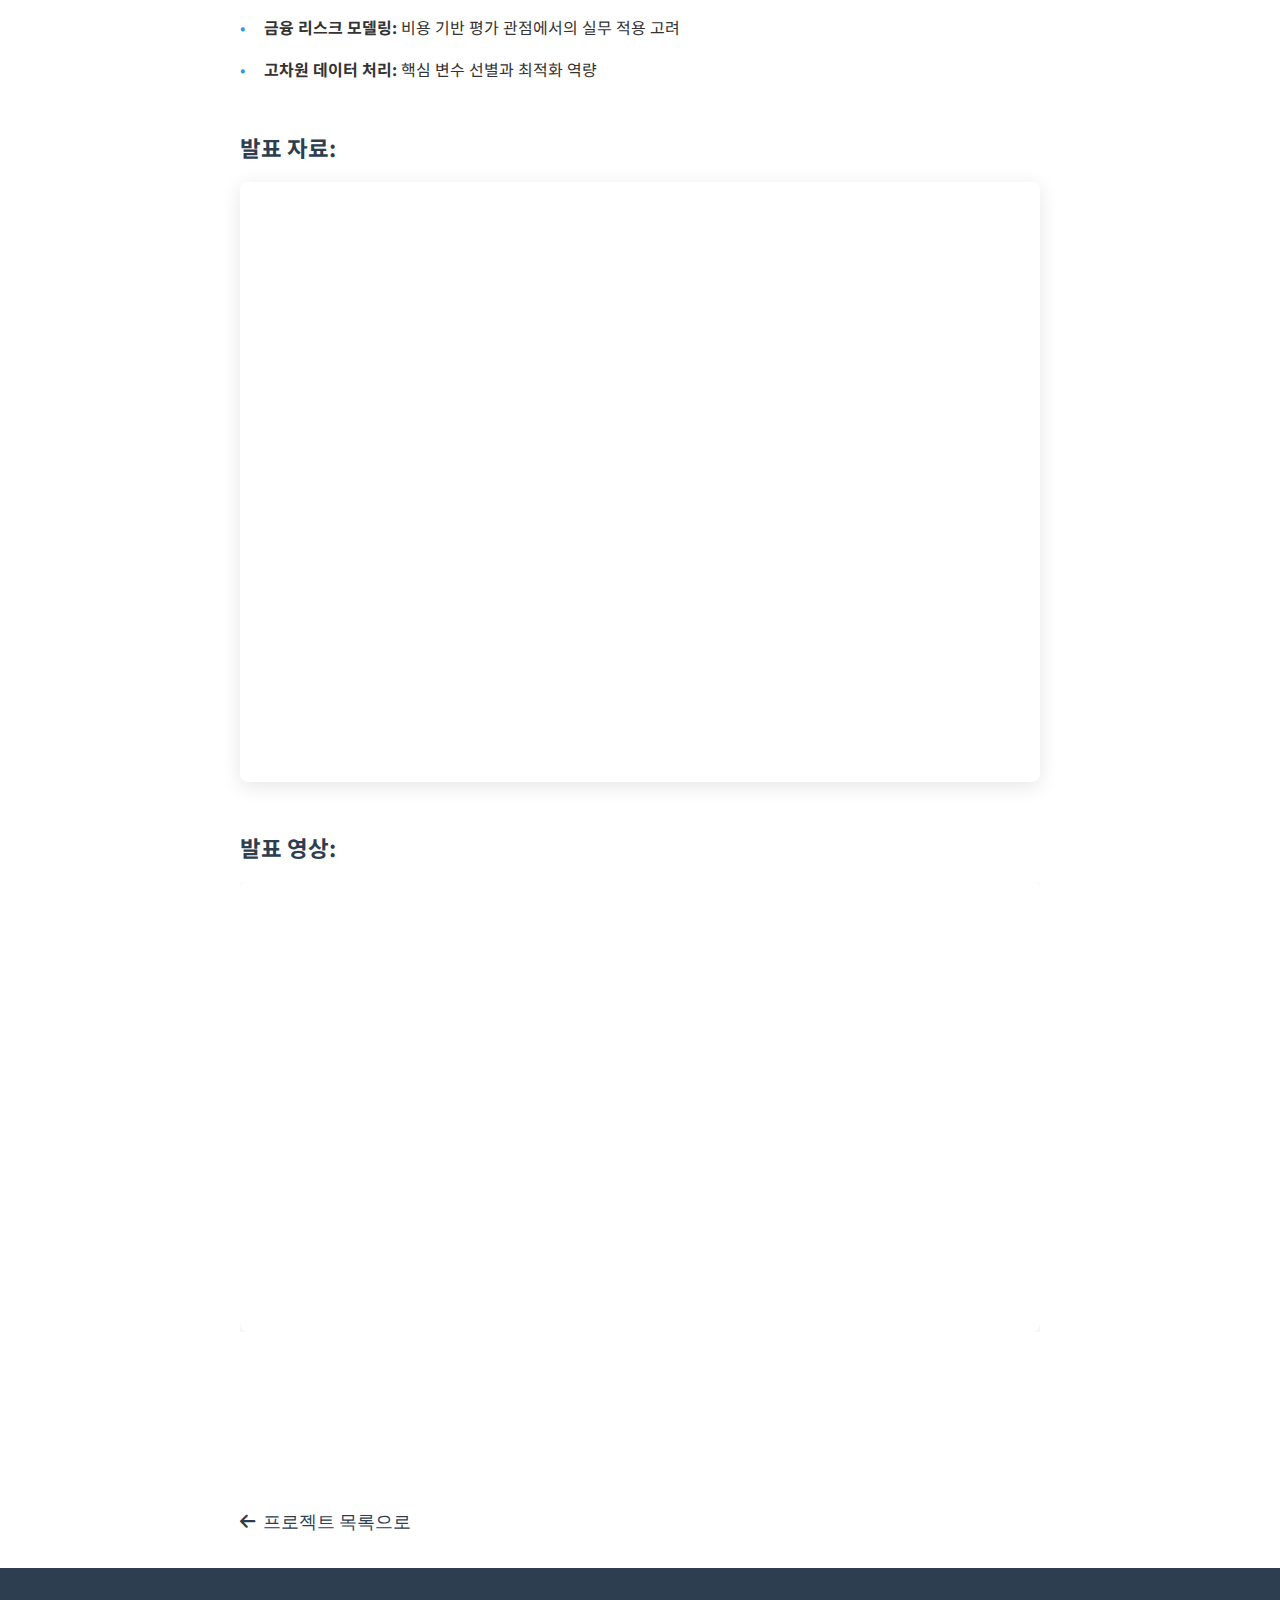
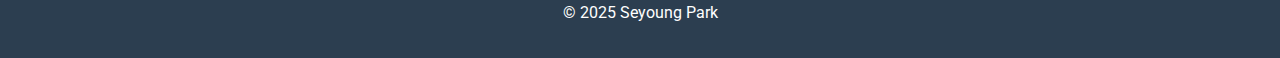
<file: kr/projects/lendingclub-project.html>
<!DOCTYPE html>
<html lang="kr">
<head>
    <meta charset="UTF-8">
    <meta name="viewport" content="width=device-width, initial-scale=1.0">
    <title>LendingClub 대출 미상환자 분류 모델 | Seyoung Park</title>
    <link rel="stylesheet" href="../../css/style.css">
    <link rel="stylesheet" href="../../css/project-detail.css">
    <link rel="stylesheet" href="https://cdnjs.cloudflare.com/ajax/libs/font-awesome/6.0.0/css/all.min.css">
    <link href="https://fonts.googleapis.com/css2?family=Roboto:wght@300;400;500;700&family=Noto+Sans+KR:wght@400;500&display=swap" rel="stylesheet">
</head>
<body>
    <nav class="navbar">
        <div class="nav-content">
            <div class="logo">
                <a href="../">Seyoung Park</a>
            </div>
            <ul class="nav-links">
                <li><a href="../#home">홈</a></li>
                <li><a href="../#about">소개</a></li>
                <li><a href="../#projects">프로젝트</a></li>
                <li><a href="../#skills">스킬</a></li>
                <li><a href="../#awards">수상</a></li>
                <li><a href="../#peer-reviews">동료 평가</a></li>
                <li><a href="../#contact">연락처</a></li>
            </ul>
            <div class="lang-switcher">
                <a href="../../projects/lendingclub-project.html" class="lang-btn" data-lang="en">EN</a>
                <span class="lang-separator">|</span>
                <a href="./lendingclub-project.html" class="lang-btn active" data-lang="kr">KR</a>
            </div>
        </div>
    </nav>

    <section class="project-detail">
        <div class="container">
            <div class="back-link">
                <a href="../#projects"><i class="fas fa-arrow-left"></i> 프로젝트 목록으로</a>
            </div>

            <div class="project-hero">
                <img src="../../images/lending_club_project.jpg" alt="LendingClub 프로젝트 썸네일" class="project-thumbnail">
            </div>

            <div class="project-content">
                <h2>🎯 LendingClub 대출 미상환자 분류 모델</h2>
                <div class="project-meta">
                    <p><strong>프로젝트 기간:</strong> 2025.04 - 2025.04 (3주)</p>
                    <p><strong>👥 팀 규모:</strong> 5명</p>
                </div>
                <div class="core-skills">
                    <strong>📌 핵심 스킬:</strong> 분류 모델링 • 클래스 불균형 처리 • 통계 분석
                </div>

                <div class="project-section">
                    <h3>📋 프로젝트 개요:</h3>
                    <p>미국 P2P 대출 플랫폼 LendingClub 데이터를 활용해 대출 미상환(부도) 예측 모델을 개발하고, 심각한 클래스 불균형 상황에서도 성능을 개선하여 리스크 관리 방안을 제안했습니다.</p>
                </div>

                <div class="project-section">
                    <h3>⚙️ 기술적 접근:</h3>
                    <ul>
                        <li>SMOTE 오버샘플링으로 불균형(정상:부도=9:1) 문제 완화</li>
                        <li>XGBoost, LightGBM 등 앙상블 기반 분류 모델 비교/선정</li>
                        <li>150+ 변수에서 핵심 변수 선택 및 파생변수 생성</li>
                    </ul>
                </div>

                <div class="project-section">
                    <h3>📊 주요 성과:</h3>
                    <ul>
                        <li>ROC-AUC 0.89 달성(베이스라인 대비 17% 개선)</li>
                        <li>부도 탐지율 68% 확보 및 심사 개선안 제시</li>
                        <li>손실 15~20% 절감 효과 기대</li>
                    </ul>
                </div>

                <div class="project-section">
                    <h3>🎯 배운 점:</h3>
                    <ul>
                        <li><strong>성능 최적화:</strong> 피처 엔지니어링 및 하이퍼파라미터 튜닝 경험</li>
                        <li><strong>금융 리스크 모델링:</strong> 비용 기반 평가 관점에서의 실무 적용 고려</li>
                        <li><strong>고차원 데이터 처리:</strong> 핵심 변수 선별과 최적화 역량</li>
                    </ul>
                </div>

                <div class="project-section">
                    <h3>발표 자료:</h3>
                    <div class="pdf-viewer">
                        <iframe src="https://drive.google.com/file/d/1md8h7q4TnbEyJrEjDLlThVF8Df1afmMU/preview" width="100%" height="600" frameborder="0" allowfullscreen></iframe>
                    </div>
                </div>

                <div class="project-section">
                    <h3>발표 영상:</h3>
                    <div class="video-container">
                        <iframe width="560" height="315" src="https://www.youtube.com/embed/v1aokWxDX9k?si=lPX3MrpIvh5nNiBy" title="YouTube video player" frameborder="0" allow="accelerometer; autoplay; clipboard-write; encrypted-media; gyroscope; picture-in-picture; web-share" referrerpolicy="strict-origin-when-cross-origin" allowfullscreen></iframe>
                    </div>
                </div>
            </div>
        </div>
    </section>

    <div class="container">
        <div class="back-link" style="margin: 2rem auto; max-width: 800px;">
            <a href="../#projects"><i class="fas fa-arrow-left"></i> 프로젝트 목록으로</a>
        </div>
    </div>

    <footer class="footer">
        <div class="container">
            <p>&copy; 2025 Seyoung Park</p>
        </div>
    </footer>
</body>
</html>
</file>
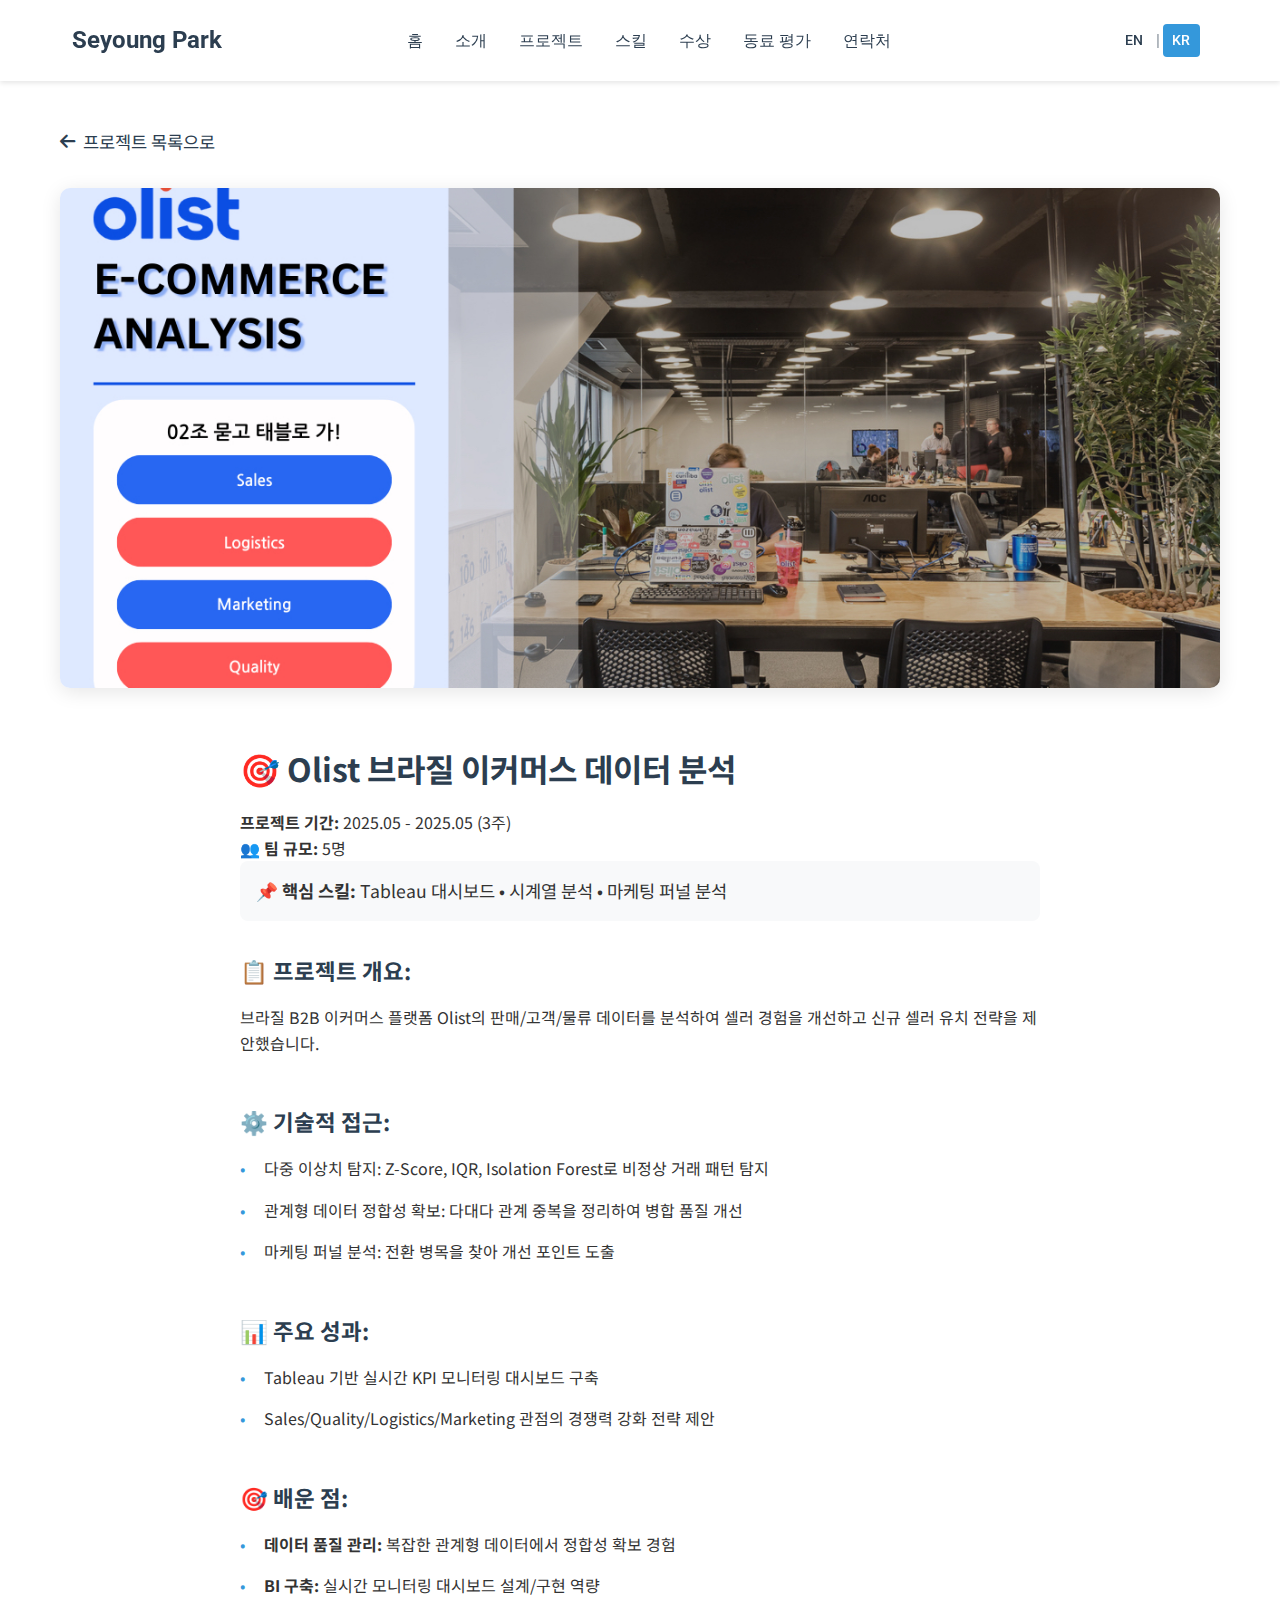
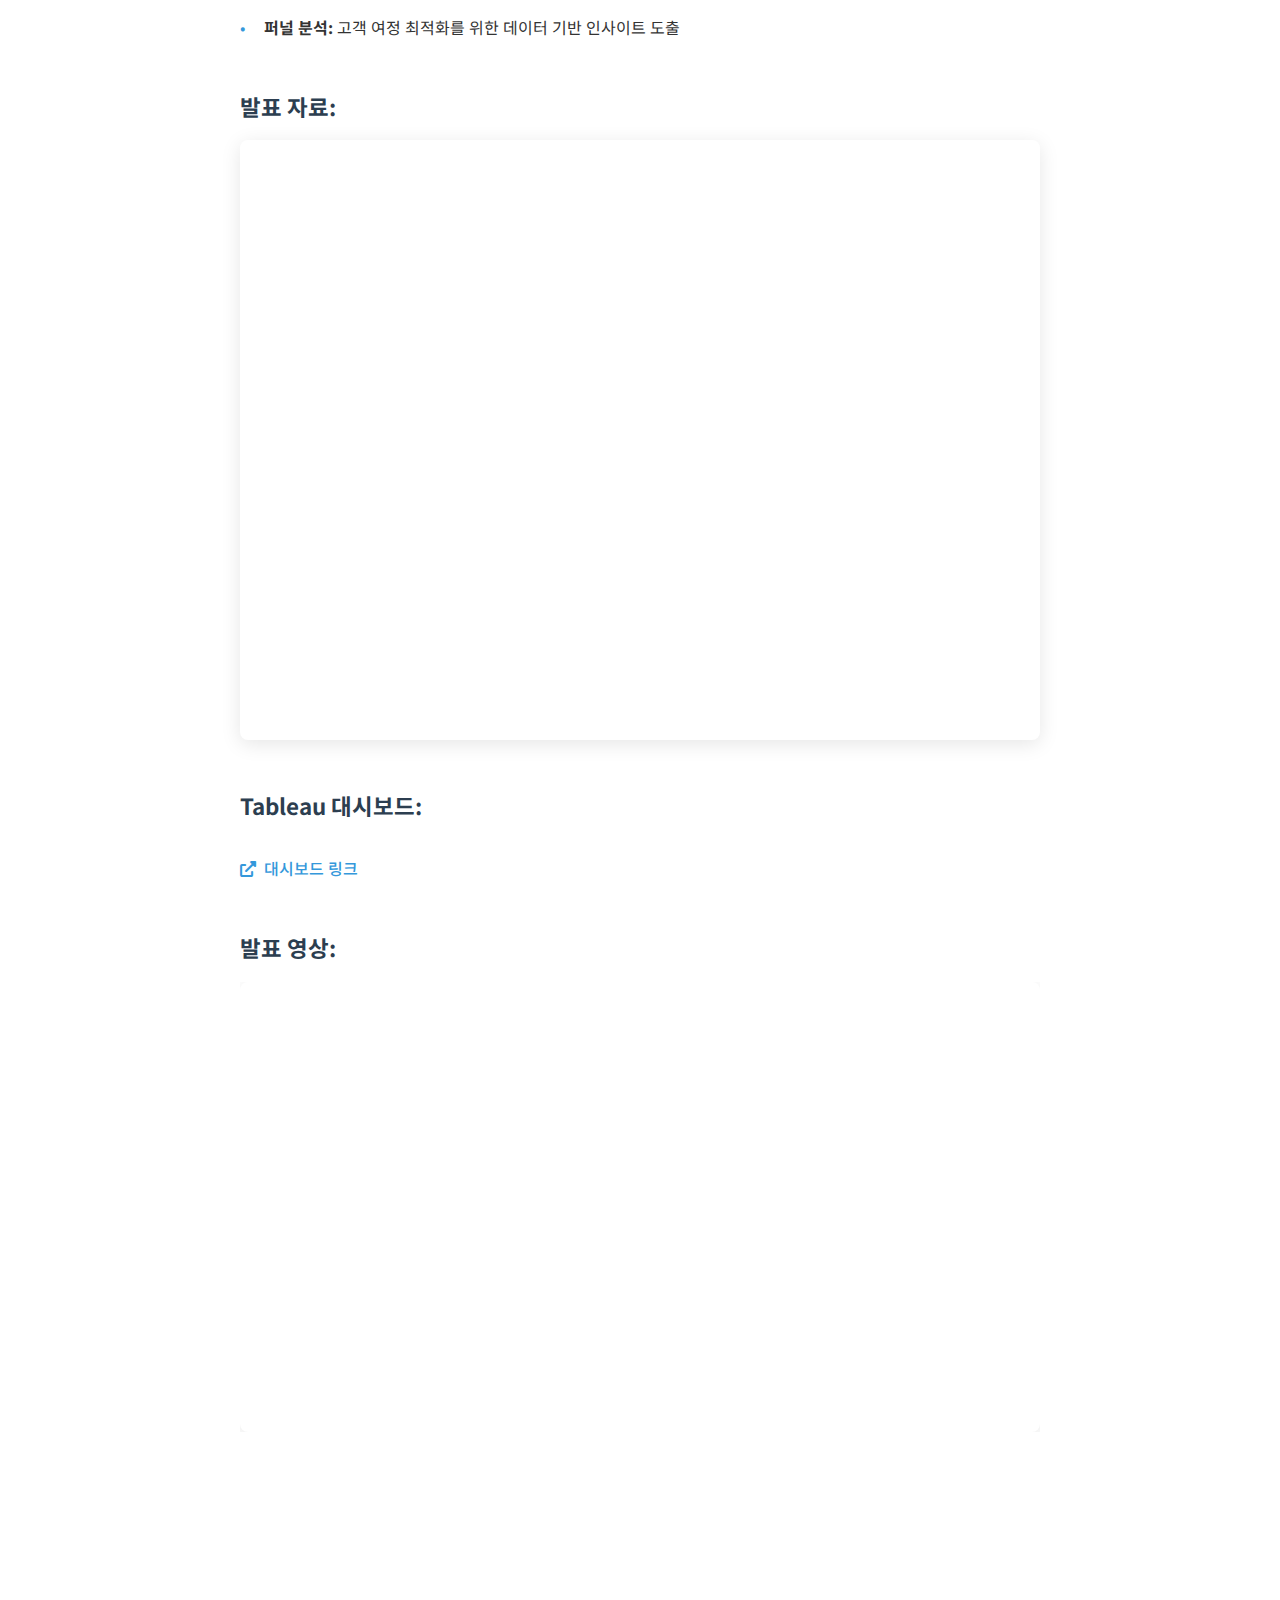
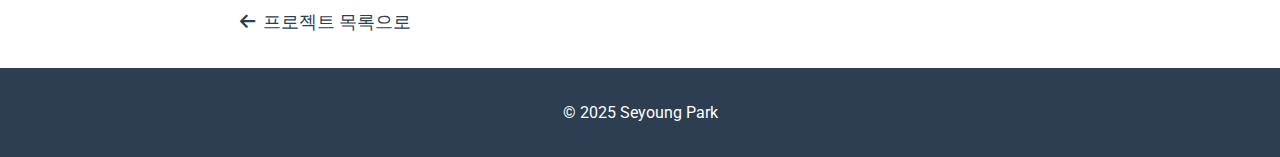
<file: kr/projects/olist-project.html>
<!DOCTYPE html>
<html lang="kr">
<head>
    <meta charset="UTF-8">
    <meta name="viewport" content="width=device-width, initial-scale=1.0">
    <title>Olist 브라질 이커머스 데이터 분석 | Seyoung Park</title>
    <link rel="stylesheet" href="../../css/style.css">
    <link rel="stylesheet" href="../../css/project-detail.css">
    <link rel="stylesheet" href="https://cdnjs.cloudflare.com/ajax/libs/font-awesome/6.0.0/css/all.min.css">
    <link href="https://fonts.googleapis.com/css2?family=Roboto:wght@300;400;500;700&family=Noto+Sans+KR:wght@400;500&display=swap" rel="stylesheet">
</head>
<body>
    <nav class="navbar">
        <div class="nav-content">
            <div class="logo">
                <a href="../">Seyoung Park</a>
            </div>
            <ul class="nav-links">
                <li><a href="../#home">홈</a></li>
                <li><a href="../#about">소개</a></li>
                <li><a href="../#projects">프로젝트</a></li>
                <li><a href="../#skills">스킬</a></li>
                <li><a href="../#awards">수상</a></li>
                <li><a href="../#peer-reviews">동료 평가</a></li>
                <li><a href="../#contact">연락처</a></li>
            </ul>
            <div class="lang-switcher">
                <a href="../../projects/olist-project.html" class="lang-btn" data-lang="en">EN</a>
                <span class="lang-separator">|</span>
                <a href="./olist-project.html" class="lang-btn active" data-lang="kr">KR</a>
            </div>
        </div>
    </nav>

    <section class="project-detail">
        <div class="container">
            <div class="back-link">
                <a href="../#projects"><i class="fas fa-arrow-left"></i> 프로젝트 목록으로</a>
            </div>

            <div class="project-hero">
                <img src="../../images/olist_project.jpg" alt="Olist 프로젝트 썸네일" class="project-thumbnail">
            </div>

            <div class="project-content">
                <h2>🎯 Olist 브라질 이커머스 데이터 분석</h2>
                <div class="project-meta">
                    <p><strong>프로젝트 기간:</strong> 2025.05 - 2025.05 (3주)</p>
                    <p><strong>👥 팀 규모:</strong> 5명</p>
                </div>
                <div class="core-skills">
                    <strong>📌 핵심 스킬:</strong> Tableau 대시보드 • 시계열 분석 • 마케팅 퍼널 분석
                </div>

                <div class="project-section">
                    <h3>📋 프로젝트 개요:</h3>
                    <p>브라질 B2B 이커머스 플랫폼 Olist의 판매/고객/물류 데이터를 분석하여 셀러 경험을 개선하고 신규 셀러 유치 전략을 제안했습니다.</p>
                </div>

                <div class="project-section">
                    <h3>⚙️ 기술적 접근:</h3>
                    <ul>
                        <li>다중 이상치 탐지: Z-Score, IQR, Isolation Forest로 비정상 거래 패턴 탐지</li>
                        <li>관계형 데이터 정합성 확보: 다대다 관계 중복을 정리하여 병합 품질 개선</li>
                        <li>마케팅 퍼널 분석: 전환 병목을 찾아 개선 포인트 도출</li>
                    </ul>
                </div>

                <div class="project-section">
                    <h3>📊 주요 성과:</h3>
                    <ul>
                        <li>Tableau 기반 실시간 KPI 모니터링 대시보드 구축</li>
                        <li>Sales/Quality/Logistics/Marketing 관점의 경쟁력 강화 전략 제안</li>
                    </ul>
                </div>

                <div class="project-section">
                    <h3>🎯 배운 점:</h3>
                    <ul>
                        <li><strong>데이터 품질 관리:</strong> 복잡한 관계형 데이터에서 정합성 확보 경험</li>
                        <li><strong>BI 구축:</strong> 실시간 모니터링 대시보드 설계/구현 역량</li>
                        <li><strong>퍼널 분석:</strong> 고객 여정 최적화를 위한 데이터 기반 인사이트 도출</li>
                    </ul>
                </div>

                <div class="project-section">
                    <h3>발표 자료:</h3>
                    <div class="pdf-viewer">
                        <iframe src="https://drive.google.com/file/d/1PJzlkp9LfR8RU3EoidnCc4q7pbrDCCRp/preview" width="100%" height="600" frameborder="0" allowfullscreen></iframe>
                    </div>
                </div>

                <div class="project-section">
                    <h3>Tableau 대시보드:</h3>
                    <a href="https://public.tableau.com/app/profile/.17742949/viz/___Olist_Dashboard_main/MainDashboard" target="_blank" class="dashboard-link">
                        <i class="fas fa-external-link-alt"></i> 대시보드 링크
                    </a>
                </div>

                <div class="project-section">
                    <h3>발표 영상:</h3>
                    <div class="video-container">
                        <iframe width="560" height="315" src="https://www.youtube.com/embed/Rm-l-FqoFDY?si=PqRmFX01wGN1ert3" title="YouTube video player" frameborder="0" allow="accelerometer; autoplay; clipboard-write; encrypted-media; gyroscope; picture-in-picture; web-share" referrerpolicy="strict-origin-when-cross-origin" allowfullscreen></iframe>
                    </div>
                </div>
            </div>
        </div>
    </section>

    <div class="container">
        <div class="back-link" style="margin: 2rem auto; max-width: 800px;">
            <a href="../#projects"><i class="fas fa-arrow-left"></i> 프로젝트 목록으로</a>
        </div>
    </div>

    <footer class="footer">
        <div class="container">
            <p>&copy; 2025 Seyoung Park</p>
        </div>
    </footer>
</body>
</html>
</file>
<file: css/style.css>
/* Global Styles */
:root {
    --primary-color: #2c3e50;
    --secondary-color: #3498db;
    --accent-color: #e74c3c;
    --text-color: #333;
    --light-bg: #f8f9fa;
    --dark-bg: #2c3e50;
}

* {
    margin: 0;
    padding: 0;
    box-sizing: border-box;
}

html {
    scroll-behavior: smooth;
}

body {
    font-family: 'Roboto', sans-serif;
    line-height: 1.6;
    color: var(--text-color);
}

.container {
    max-width: 1200px;
    margin: 0 auto;
    padding: 0 20px;
}

/* Navigation */
.navbar {
    position: fixed;
    top: 0;
    width: 100%;
    background-color: rgba(255, 255, 255, 0.95);
    box-shadow: 0 2px 5px rgba(0, 0, 0, 0.1);
    z-index: 1000;
}

.nav-content {
    display: flex;
    justify-content: space-between;
    align-items: center;
    padding: 1rem 2rem;
    max-width: 1200px;
    margin: 0 auto;
}

.logo a {
    color: var(--primary-color);
    text-decoration: none;
    font-size: 1.5rem;
    font-weight: 700;
}

.nav-links {
    display: flex;
    list-style: none;
}

.nav-links li a {
    color: var(--primary-color);
    text-decoration: none;
    padding: 0.5rem 1rem;
    transition: color 0.3s ease;
}

.nav-links li a:hover {
    color: var(--secondary-color);
}

.burger {
    display: none;
    cursor: pointer;
}

.burger div {
    width: 25px;
    height: 3px;
    background-color: var(--primary-color);
    margin: 5px;
    transition: all 0.3s ease;
}

/* Hero Section */
.hero {
    height: 100vh;
    background: linear-gradient(rgba(44, 62, 80, 0.3), rgba(44, 62, 80, 0.3)),
                url('../images/hero-bg.jpg');
    background-position: 80% center;
    background-size: cover;
    background-repeat: no-repeat;
    display: flex;
    align-items: center;
    position: relative;
    overflow: hidden;
    padding: 0 5%;
}

.hero::before {
    content: '';
    position: absolute;
    top: 0;
    left: 0;
    right: 0;
    bottom: 0;
    background: inherit;
    filter: blur(0px);
    transition: filter 0.3s ease;
}

.hero-content {
    position: relative;
    z-index: 1;
    padding: 4rem;
    background-color: rgba(44, 62, 80, 0.85);
    border-radius: 15px;
    backdrop-filter: blur(5px);
    max-width: 600px;
    margin-right: auto;
    text-align: left;
    color: white;
    box-shadow: 0 10px 30px rgba(0, 0, 0, 0.2), 
                0 0 30px rgba(0, 0, 0, 0.1) inset;
    transition: transform 0.3s ease, box-shadow 0.3s ease;
}

.hero-content:hover {
    transform: translateY(-5px);
    box-shadow: 0 15px 40px rgba(0, 0, 0, 0.25), 
                0 0 30px rgba(0, 0, 0, 0.1) inset;
}

.hero-content h1 {
    font-size: 3.6rem;
    margin-bottom: 0.8rem;
    text-shadow: 2px 2px 4px rgba(0, 0, 0, 0.3);
    line-height: 1;
    font-weight: 700;
    white-space: nowrap;
    display: flex;
    align-items: center;
    gap: 0.2em;
}

.hero-content .subtitle {
    font-size: 2rem;
    margin-bottom: 1.5rem;
    color: var(--secondary-color);
    font-weight: 500;
    text-shadow: 1px 1px 2px rgba(0, 0, 0, 0.2);
}

.hero-content .tagline {
    font-size: 1.8rem;
    margin-bottom: 2.5rem;
    text-shadow: 1px 1px 2px rgba(0, 0, 0, 0.3);
    opacity: 0.9;
}

.cta-button {
    display: inline-block;
    padding: 1.2rem 2.5rem;
    background-color: var(--secondary-color);
    color: white;
    text-decoration: none;
    border-radius: 8px;
    transition: all 0.3s ease;
    font-size: 1.2rem;
    font-weight: 500;
    position: relative;
    overflow: hidden;
}

.cta-button:hover {
    background-color: #2980b9;
    transform: translateY(-2px);
    box-shadow: 0 4px 15px rgba(52, 152, 219, 0.4);
}

.cta-button:active {
    transform: translateY(0);
}

/* Scroll Indicator */
.scroll-indicator {
    position: absolute;
    bottom: 30px;
    left: 50%;
    transform: translateX(-50%);
    display: flex;
    flex-direction: column;
    align-items: center;
    z-index: 2;
}

.mouse {
    width: 30px;
    height: 50px;
    border: 2px solid white;
    border-radius: 20px;
    position: relative;
}

.wheel {
    width: 4px;
    height: 8px;
    background-color: white;
    border-radius: 2px;
    position: absolute;
    top: 8px;
    left: 50%;
    transform: translateX(-50%);
    animation: scroll 2s infinite;
}

.arrow {
    width: 20px;
    height: 20px;
    border-right: 2px solid white;
    border-bottom: 2px solid white;
    transform: rotate(45deg);
    margin-top: 10px;
    animation: arrow 2s infinite;
}

@keyframes scroll {
    0% {
        opacity: 1;
        transform: translateX(-50%) translateY(0);
    }
    100% {
        opacity: 0;
        transform: translateX(-50%) translateY(20px);
    }
}

@keyframes arrow {
    0% {
        opacity: 0;
        transform: rotate(45deg) translate(-5px, -5px);
    }
    50% {
        opacity: 1;
    }
    100% {
        opacity: 0;
        transform: rotate(45deg) translate(5px, 5px);
    }
}

/* About Section */
.about {
    padding: 6rem 0;
    background-color: var(--light-bg);
}

.about h2 {
    text-align: center;
    margin-bottom: 3rem;
    color: var(--primary-color);
}

.about-content {
    display: grid;
    grid-template-columns: 1fr 1fr;
    gap: 2rem;
}

.about-text p {
    margin-bottom: 1.5rem;
}

.education {
    color: var(--primary-color);
    margin-bottom: 1.5rem;
    padding-left: 2rem;
}

.education h3 {
    color: var(--primary-color);
    margin-bottom: 1.5rem;
}

.education-item {
    margin-bottom: 1.5rem;
}

.education-item h4 {
    color: var(--secondary-color);
    margin-bottom: 0.5rem;
}

/* Projects Section */
.projects {
    padding: 6rem 0;
}

.projects h2 {
    text-align: center;
    margin-bottom: 3rem;
    color: var(--primary-color);
}

.project-grid {
    display: grid;
    grid-template-columns: repeat(auto-fit, minmax(300px, 1fr));
    gap: 2rem;
}

.project-card {
    background-color: white;
    border-radius: 10px;
    overflow: hidden;
    box-shadow: 0 4px 6px rgba(0, 0, 0, 0.1);
    transition: all 0.3s ease;
    position: relative;
}

.project-card:hover {
    transform: translateY(-5px);
}

.project-card:hover .project-hover-content {
    opacity: 1;
    visibility: visible;
}

.project-hover-content {
    position: absolute;
    top: 0;
    left: 0;
    right: 0;
    bottom: 0;
    background-color: rgba(44, 62, 80, 0.95);
    color: white;
    padding: 2rem;
    opacity: 0;
    visibility: hidden;
    transition: all 0.3s ease;
    overflow-y: auto;
    font-family: 'Noto Sans KR', 'Roboto', sans-serif;
}

.project-hover-content h3 {
    color: white;
    font-size: 1.4rem;
    margin-bottom: 1rem;
    font-weight: bold;
}

.project-hover-content .core-skills {
    margin: 1rem 0;
    color: var(--secondary-color);
    font-weight: 500;
}

.project-hover-content .project-overview,
.project-hover-content .technical-approach,
.project-hover-content .key-achievements {
    margin-bottom: 1.5rem;
}

.project-hover-content h4 {
    color: var(--secondary-color);
    margin-bottom: 0.5rem;
    font-size: 1rem;
}

.project-hover-content p {
    font-size: 0.9rem;
    line-height: 1.6;
    margin-bottom: 0.5rem;
}

.project-hover-content .view-case-study {
    color: var(--secondary-color);
    text-decoration: none;
    font-weight: 500;
    display: inline-block;
    margin-top: 1rem;
    transition: color 0.3s ease;
}

.project-hover-content .view-case-study:hover {
    color: white;
}

.project-image {
    height: 200px;
    overflow: hidden;
}

.project-image img {
    width: 100%;
    height: 100%;
    object-fit: cover;
}

.project-info {
    padding: 1.5rem;
    display: flex;
    flex-direction: column;
    height: calc(100% - 200px); /* Subtracting image height */
}

.project-info h3 {
    color: var(--primary-color);
    margin-bottom: 1rem;
}

.project-tags {
    margin: 1rem 0;
    flex-grow: 1;
}

.project-tags span {
    display: inline-block;
    padding: 0.3rem 0.8rem;
    background-color: var(--light-bg);
    border-radius: 20px;
    margin-right: 0.5rem;
    margin-bottom: 0.5rem;
    font-size: 0.9rem;
}

.project-link {
    display: inline-block;
    color: var(--secondary-color);
    text-decoration: none;
    font-weight: 500;
    margin-top: 1rem;
    font-family: 'Noto Sans KR', 'Roboto', sans-serif;
    transition: color 0.3s ease;
}

.project-link:hover {
    color: var(--primary-color);
}

/* Skills Section */
.skills {
    padding: 6rem 0;
    background-color: var(--light-bg);
}

.skills h2 {
    text-align: center;
    margin-bottom: 3rem;
    color: var(--primary-color);
}

.skills-content {
    display: grid;
    grid-template-columns: repeat(auto-fit, minmax(250px, 1fr));
    gap: 2rem;
}

.skill-category h3 {
    color: var(--primary-color);
    margin-bottom: 1.5rem;
}

.skill-items {
    display: grid;
    gap: 1rem;
}

/* Two columns for Programming Languages */
.skill-category:first-child .skill-items {
    grid-template-columns: repeat(2, 1fr);
}

/* Single row for Tools & Technologies */
.skill-category:last-child .skill-items {
    grid-template-columns: repeat(4, 1fr);
}

.skill-item {
    background-color: white;
    padding: 1rem;
    border-radius: 5px;
    text-align: center;
    box-shadow: 0 2px 4px rgba(0, 0, 0, 0.1);
    display: flex;
    align-items: center;
    justify-content: center;
    min-width: 120px;
}

.skill-item i {
    font-size: 1.5rem;
    color: var(--secondary-color);
    margin-right: 0.5rem;
}

.skill-item span {
    font-size: 1rem;
    color: var(--text-color);
}

/* Contact Section */
.contact {
    padding: 6rem 0;
}

.contact h2 {
    text-align: center;
    margin-bottom: 3rem;
    color: var(--primary-color);
}

.contact-content {
    display: grid;
    grid-template-columns: 1fr 2fr;
    gap: 2rem;
}

.contact-info {
    display: flex;
    flex-direction: column;
    gap: 1.5rem;
}

.contact-item {
    display: flex;
    align-items: center;
    gap: 1rem;
    min-height: 40px;
}

.contact-item i {
    font-size: 1.5rem;
    color: var(--secondary-color);
    width: 24px;
    display: flex;
    justify-content: center;
    align-items: center;
}

.contact-item p,
.contact-item a {
    font-size: 1.1rem;
    color: var(--text-color);
    text-decoration: none;
    transition: color 0.3s ease;
    margin: 0;
    line-height: 1.5;
    display: flex;
    align-items: center;
}

.contact-item a:hover {
    color: var(--secondary-color);
}

/* Ensure consistent width for all icons */
.contact-item .fa-envelope,
.contact-item .fa-linkedin,
.contact-item .fa-github {
    width: 24px;
    text-align: center;
}

.contact-form {
    display: flex;
    flex-direction: column;
    gap: 1.5rem;
}

.form-group input,
.form-group textarea {
    width: 100%;
    padding: 0.8rem;
    border: 1px solid #ddd;
    border-radius: 5px;
    font-family: inherit;
}

.form-group textarea {
    height: 150px;
    resize: vertical;
}

.submit-btn {
    padding: 1rem 2rem;
    background-color: var(--secondary-color);
    color: white;
    border: none;
    border-radius: 5px;
    cursor: pointer;
    transition: background-color 0.3s ease;
}

.submit-btn:hover {
    background-color: #2980b9;
}

/* Footer */
.footer {
    background-color: var(--dark-bg);
    color: white;
    text-align: center;
    padding: 2rem 0;
}

/* Language Switcher */
.lang-switcher {
    display: flex;
    align-items: center;
    margin-left: 2rem;
    padding: 0.5rem;
    border-radius: 6px;
    background-color: rgba(255, 255, 255, 0.1);
}

.lang-btn {
    color: var(--primary-color);
    text-decoration: none;
    padding: 0.3rem 0.6rem;
    border-radius: 4px;
    font-size: 0.9rem;
    font-weight: 500;
    transition: all 0.3s ease;
}

.lang-btn:hover {
    color: var(--secondary-color);
}

.lang-btn.active {
    background-color: var(--secondary-color);
    color: white;
}

.lang-separator {
    color: var(--primary-color);
    margin: 0 0.2rem;
    opacity: 0.6;
}

/* Peer Reviews Section */
.peer-reviews {
    padding: 6rem 0;
    background-color: var(--light-bg);
}

.peer-reviews h2 {
    text-align: center;
    margin-bottom: 4rem;
    color: var(--primary-color);
}

/* Hero Rating */
.rating-hero {
    text-align: center;
    margin-bottom: 4rem;
    padding: 2rem;
    background-color: white;
    border-radius: 15px;
    box-shadow: 0 4px 20px rgba(0, 0, 0, 0.1);
    transition: transform 0.3s ease;
}

.rating-hero:hover {
    transform: translateY(-5px);
}

.rating-number {
    margin-bottom: 1rem;
}

.big-number {
    font-size: 4rem;
    font-weight: 700;
    color: var(--primary-color);
}

.total {
    font-size: 2rem;
    color: var(--text-color);
    opacity: 0.7;
}

.stars {
    margin: 1rem 0;
}

.stars i {
    color: #ffd700;
    font-size: 1.5rem;
    margin: 0 0.2rem;
}

.rating-text {
    color: var(--text-color);
    font-size: 1.1rem;
    opacity: 0.8;
}

/* Star Rating */
.star-container {
    position: relative;
    display: inline-block;
    margin: 1rem 0;
}

.star-background {
    color: #e0e0e0;
    font-size: 1.2rem;
    letter-spacing: 2px;
}

.star-rating {
    position: absolute;
    top: 0;
    left: 0;
    overflow: hidden;
    white-space: nowrap;
    color: #ffd700;
    font-size: 1.2rem;
    letter-spacing: 2px;
}

/* Charts Row */
.charts-row {
    display: grid;
    grid-template-columns: 1fr 1fr;
    gap: 2rem;
    margin-bottom: 4rem;
    align-items: start;
}

.skills-chart,
.word-cloud {
    background-color: white;
    border-radius: 15px;
    box-shadow: 0 4px 20px rgba(0, 0, 0, 0.1);
    padding: 2rem;
    height: 400px;
    display: flex;
    flex-direction: column;
    align-items: center;
}

.skills-chart canvas,
.word-cloud canvas {
    max-width: 100%;
    max-height: calc(100% - 3rem); /* Account for title space */
}

/* Testimonials */
.testimonial-grid {
    display: grid;
    grid-template-columns: repeat(auto-fit, minmax(300px, 1fr));
    gap: 2rem;
    margin-top: 2rem;
}

.testimonial-card {
    background-color: white;
    border-radius: 15px;
    padding: 2rem;
    box-shadow: 0 4px 20px rgba(0, 0, 0, 0.1);
    transition: all 0.3s ease;
    display: flex;
    flex-direction: column;
    min-height: 250px;
}

.testimonial-card:hover {
    transform: translateY(-5px);
    box-shadow: 0 6px 25px rgba(0, 0, 0, 0.15);
}

.testimonial-content {
    flex-grow: 1;
    margin-bottom: 1.5rem;
}

.testimonial-content p {
    color: var(--text-color);
    font-size: 1.1rem;
    line-height: 1.6;
    font-style: italic;
    margin: 0;
}

.testimonial-attribution {
    margin-top: auto;
    border-top: 1px solid rgba(0, 0, 0, 0.1);
    padding-top: 1rem;
}

.testimonial-role {
    color: var(--secondary-color);
    font-weight: 500;
    font-size: 0.95rem;
}

.testimonial-text-kr {
    font-size: 1.1rem;
    line-height: 1.8;
    margin-bottom: 1rem;
    color: var(--text-color);
    font-family: 'Noto Sans KR', 'Roboto', sans-serif;
}

.testimonial-text-en {
    font-size: 1rem;
    line-height: 1.6;
    color: var(--text-color);
    opacity: 0.9;
    font-style: italic;
}

/* Responsive Design */
@media screen and (max-width: 768px) {
    .nav-links {
        display: none;
    }

    .burger {
        display: block;
    }

    .nav-active {
        display: flex;
        flex-direction: column;
        position: absolute;
        top: 100%;
        left: 0;
        width: 100%;
        background-color: white;
        padding: 1rem 0;
        box-shadow: 0 2px 5px rgba(0, 0, 0, 0.1);
    }

    .about-content,
    .contact-content {
        grid-template-columns: 1fr;
    }

    .hero {
        background-position: center;
        padding: 0 20px;
        align-items: flex-start;
        padding-top: 100px;
    }

    .hero-content {
        max-width: 100%;
        margin: 0 auto;
        padding: 2.5rem;
        text-align: center;
        background-color: rgba(44, 62, 80, 0.9);
    }

    .hero-content h1 {
        font-size: 3rem;
        margin-bottom: 0.5rem;
    }

    .hero-content .subtitle {
        font-size: 1.6rem;
        margin-bottom: 1.2rem;
    }

    .hero-content .tagline {
        font-size: 1.4rem;
        margin-bottom: 2rem;
    }

    .cta-button {
        padding: 1rem 2rem;
        font-size: 1.1rem;
    }

    .scroll-indicator {
        bottom: 20px;
    }

    .mouse {
        width: 26px;
        height: 40px;
    }

    .lang-switcher {
        margin-right: 3rem;
    }

    .rating-hero {
        padding: 1.5rem;
    }

    .big-number {
        font-size: 3rem;
    }

    .total {
        font-size: 1.5rem;
    }

    .stars i {
        font-size: 1.2rem;
    }

    .testimonial-grid {
        grid-template-columns: 1fr;
    }

    .testimonial-card {
        min-height: 200px;
    }

    .testimonial-content p {
        font-size: 1rem;
    }

    .charts-row {
        grid-template-columns: 1fr;
    }

    .skills-chart,
    .word-cloud {
        height: 350px;
    }

    .star-background,
    .star-rating {
        font-size: 1rem;
        letter-spacing: 1px;
    }

    .testimonial-text-kr {
        font-size: 1rem;
        line-height: 1.7;
    }

    .testimonial-text-en {
        font-size: 0.95rem;
        line-height: 1.5;
    }

    .skill-category:first-child .skill-items,
    .skill-category:last-child .skill-items {
        grid-template-columns: 1fr;
    }
}

.section-header {
    text-align: center;
    margin-bottom: 3rem;
}

.section-header h2 {
    margin-bottom: 0.5rem;
    color: var(--primary-color);
}

.section-header p {
    font-size: 0.9rem;
    color: var(--text-color);
    opacity: 0.8;
    margin: 0;
    font-style: italic;
}

/* Language-specific display */
.subtitle-en, .subtitle-kr,
.about-text-en, .about-text-kr {
    display: none;
}

[data-lang="en"] .subtitle-en,
[data-lang="en"] .about-text-en {
    display: block;
}

[data-lang="kr"] .subtitle-kr,
[data-lang="kr"] .about-text-kr {
    display: block;
}

.about-text-kr {
    font-family: 'Noto Sans KR', 'Roboto', sans-serif;
    line-height: 1.8;
}

.chart-title-en,
.chart-title-kr {
    text-align: center;
    margin-bottom: 1.5rem;
    color: var(--primary-color);
    font-size: 1.2rem;
    font-weight: 500;
    display: none;
}

.chart-title-kr {
    font-weight: 700;
}

[data-lang="en"] .chart-title-en {
    display: block;
}

[data-lang="kr"] .chart-title-kr {
    display: block;
}

.rating-text-en,
.rating-text-kr {
    color: var(--text-color);
    font-size: 1.1rem;
    opacity: 0.8;
    display: none;
    font-weight: 700;
}

[data-lang="en"] .rating-text-en {
    display: block;
}

[data-lang="kr"] .rating-text-kr {
    display: block;
    font-family: 'Noto Sans KR', 'Roboto', sans-serif;
}

.subtitle-en,
.subtitle-kr,
.tagline-en,
.tagline-kr,
.cta-text-en,
.cta-text-kr {
    display: none;
}

[data-lang="en"] .subtitle-en,
[data-lang="en"] .tagline-en,
[data-lang="en"] .cta-text-en {
    display: block;
}

[data-lang="kr"] .subtitle-kr,
[data-lang="kr"] .tagline-kr,
[data-lang="kr"] .cta-text-kr {
    display: block;
    font-family: 'Noto Sans KR', 'Roboto', sans-serif;
}

.subtitle-en,
.subtitle-kr {
    font-size: 2rem;
    margin-bottom: 1.5rem;
    color: var(--secondary-color);
    font-weight: 500;
    text-shadow: 1px 1px 2px rgba(0, 0, 0, 0.2);
}

.tagline-en,
.tagline-kr {
    font-size: 1.8rem;
    margin-bottom: 2.5rem;
    text-shadow: 1px 1px 2px rgba(0, 0, 0, 0.3);
    opacity: 0.9;
}

.cta-text-en,
.cta-text-kr {
    display: none;
}

[data-lang="en"] .cta-text-en {
    display: inline;
}

[data-lang="kr"] .cta-text-kr {
    display: inline;
}

.project-title-en,
.project-title-kr,
.project-tags-en,
.project-tags-kr {
    display: none;
}

[data-lang="en"] .project-title-en,
[data-lang="en"] .project-tags-en {
    display: block;
}

[data-lang="kr"] .project-title-kr,
[data-lang="kr"] .project-tags-kr {
    display: block;
}

.project-title-kr {
    font-family: 'Noto Sans KR', 'Roboto', sans-serif;
}

.project-tags-en span,
.project-tags-kr span {
    display: inline-block;
    padding: 0.3rem 0.8rem;
    background-color: var(--light-bg);
    border-radius: 20px;
    margin-right: 0.5rem;
    margin-bottom: 0.5rem;
    font-size: 0.9rem;
}

.project-tags-kr span {
    font-family: 'Noto Sans KR', 'Roboto', sans-serif;
}
</file>
<file: css/project-detail.css>
.project-detail {
    padding: 8rem 0 6rem;
    font-family: 'Noto Sans KR', 'Roboto', sans-serif;
}

.back-link {
    margin-bottom: 2rem;
}

.back-link a {
    color: var(--primary-color);
    text-decoration: none;
    display: inline-flex;
    align-items: center;
    gap: 0.5rem;
    font-size: 1.1rem;
    transition: color 0.3s ease;
}

.back-link a:hover {
    color: var(--secondary-color);
}

.project-hero {
    margin-bottom: 3rem;
}

.project-thumbnail {
    width: 100%;
    max-height: 500px;
    object-fit: cover;
    border-radius: 10px;
    box-shadow: 0 4px 20px rgba(0, 0, 0, 0.1);
}

.project-content {
    max-width: 800px;
    margin: 0 auto;
}

.project-content h2 {
    color: var(--primary-color);
    font-size: 2rem;
    margin-bottom: 1rem;
}

.core-skills {
    background-color: var(--light-bg);
    padding: 1rem;
    border-radius: 8px;
    margin-bottom: 2rem;
    font-size: 1.1rem;
}

.project-section {
    margin-bottom: 3rem;
}

.project-section h3 {
    color: var(--primary-color);
    font-size: 1.4rem;
    margin-bottom: 1rem;
}

.project-section ul {
    list-style: none;
    padding: 0;
}

.project-section li {
    margin-bottom: 1rem;
    line-height: 1.6;
    padding-left: 1.5rem;
    position: relative;
}

.project-section li::before {
    content: "•";
    position: absolute;
    left: 0;
    color: var(--secondary-color);
}

.pdf-viewer {
    position: relative;
    width: 100%;
    height: 600px;
    margin-bottom: 1rem;
}

.pdf-viewer iframe {
    width: 100%;
    height: 100%;
    border-radius: 8px;
    box-shadow: 0 4px 20px rgba(0, 0, 0, 0.1);
}

.fullscreen-btn,
.dashboard-link {
    display: inline-flex;
    align-items: center;
    gap: 0.5rem;
    color: var(--secondary-color);
    text-decoration: none;
    font-weight: 500;
    margin-top: 1rem;
    transition: color 0.3s ease;
}

.fullscreen-btn:hover,
.dashboard-link:hover {
    color: var(--primary-color);
}

.video-container {
    width: 100%;
    margin-top: 1rem;
    position: relative;
    padding-bottom: 56.25%; /* 16:9 Aspect Ratio */
    height: 0;
    overflow: hidden;
}

.video-container iframe,
.video-container video {
    position: absolute;
    top: 0;
    left: 0;
    width: 100%;
    height: 100%;
    border-radius: 8px;
    box-shadow: 0 4px 20px rgba(0, 0, 0, 0.1);
}

@media screen and (max-width: 768px) {
    .project-detail {
        padding: 6rem 0 4rem;
    }

    .project-content h2 {
        font-size: 1.6rem;
    }

    .project-section h3 {
        font-size: 1.2rem;
    }

    .pdf-viewer {
        height: 400px;
    }
}
</file>
